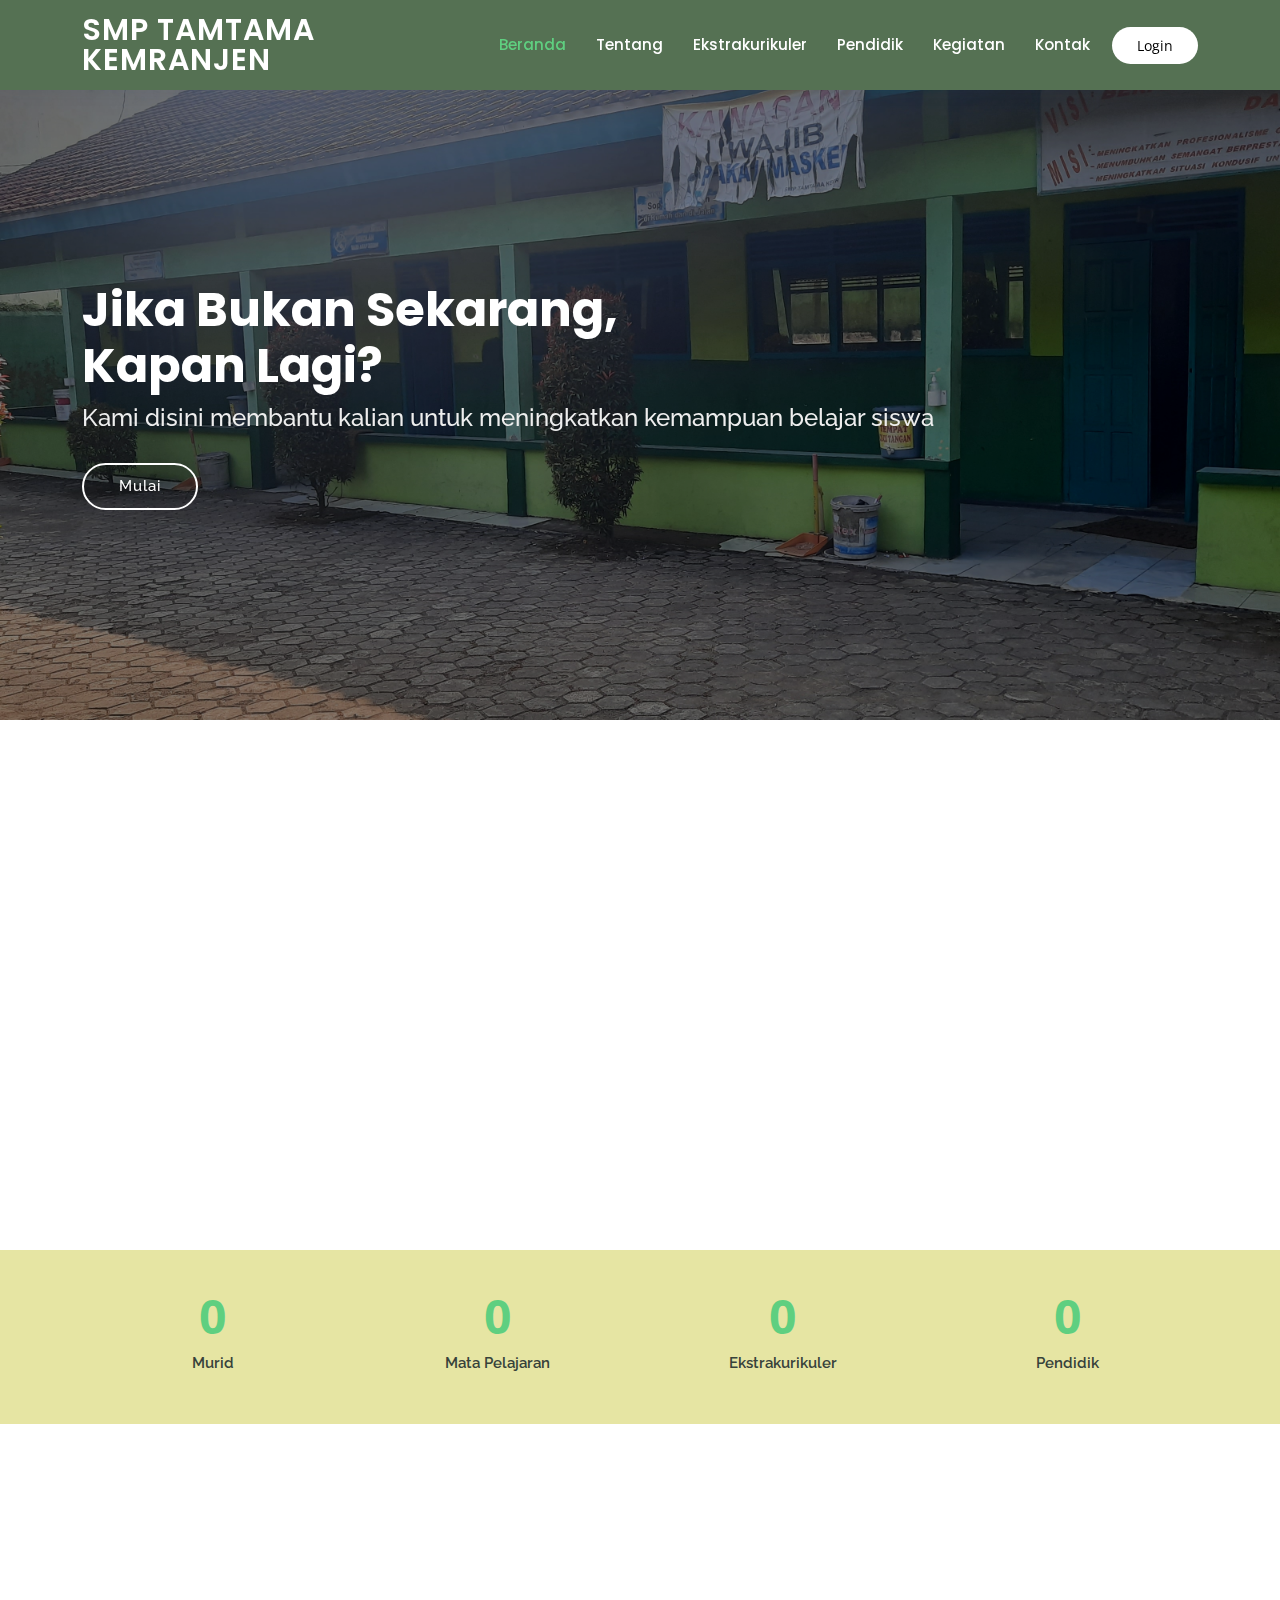
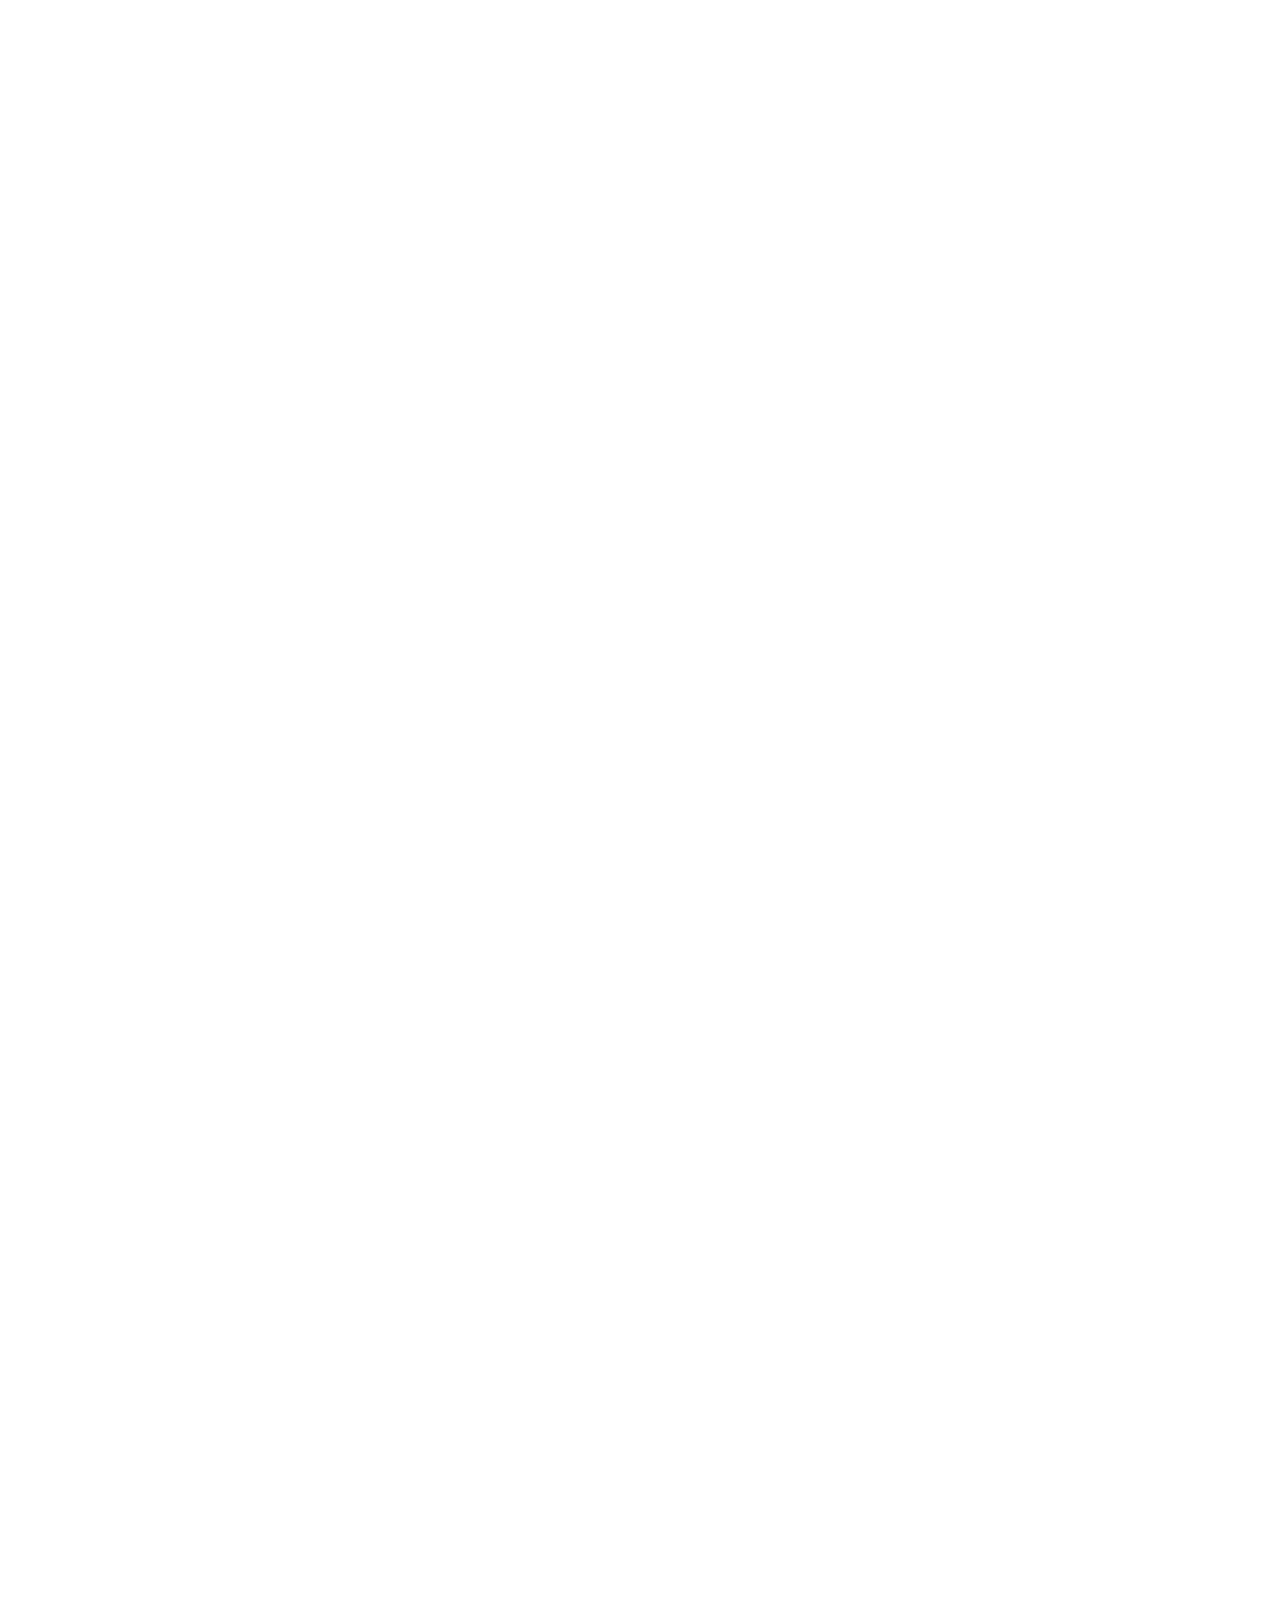
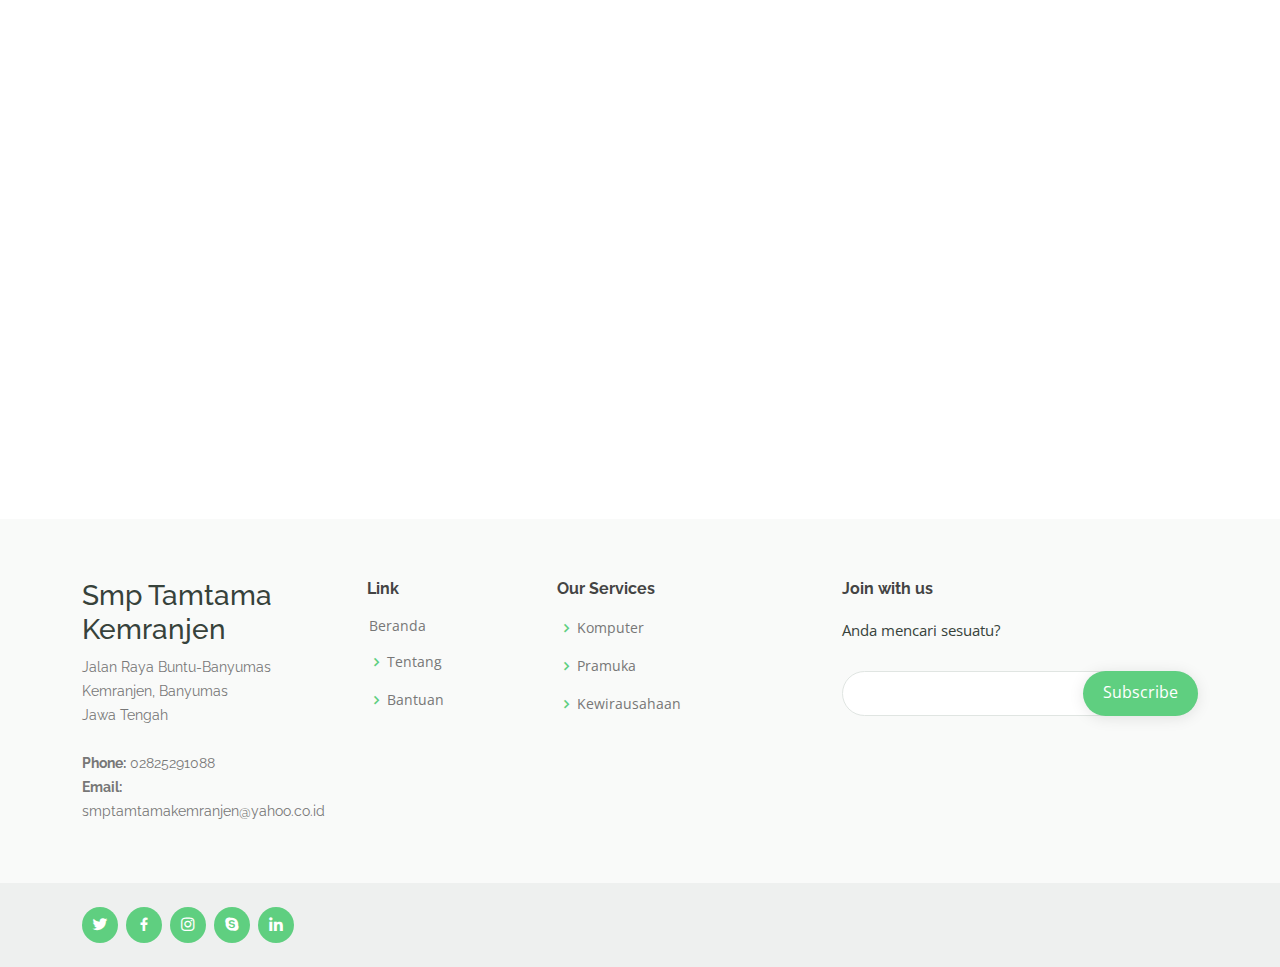
<file: index.html>
<!DOCTYPE html>
<html lang="en">

<head>
  <meta charset="utf-8">
  <meta content="width=device-width, initial-scale=1.0" name="viewport">

  <title>SMP TAMTAMA KEMRANJEN</title>
  <meta content="" name="description">
  <meta content="" name="keywords">

  <!-- Favicons -->
  <link href="assets/img/favicon.jpg" rel="icon">
  <link href="assets/img/apple-touch-icon.png" rel="apple-touch-icon">

  <!-- Google Fonts -->
  <link href="https://fonts.googleapis.com/css?family=Open+Sans:300,300i,400,400i,600,600i,700,700i|Raleway:300,300i,400,400i,500,500i,600,600i,700,700i|Poppins:300,300i,400,400i,500,500i,600,600i,700,700i" rel="stylesheet">

  <!-- Vendor CSS Files -->
  <link href="assets/vendor/animate.css/animate.min.css" rel="stylesheet">
  <link href="assets/vendor/aos/aos.css" rel="stylesheet">
  <link href="assets/vendor/bootstrap/css/bootstrap.min.css" rel="stylesheet">
  <link href="assets/vendor/bootstrap-icons/bootstrap-icons.css" rel="stylesheet">
  <link href="assets/vendor/boxicons/css/boxicons.min.css" rel="stylesheet">
  <link href="assets/vendor/remixicon/remixicon.css" rel="stylesheet">
  <link href="assets/vendor/swiper/swiper-bundle.min.css" rel="stylesheet">

  <!-- Template Main CSS File -->
  <link href="assets/css/style.css" rel="stylesheet">

  <!-- =======================================================
  * Template Name: Mentor - v4.9.1
  * Template URL: https://bootstrapmade.com/mentor-free-education-bootstrap-theme/
  * Author: BootstrapMade.com
  * License: https://bootstrapmade.com/license/
  ======================================================== -->
</head>

<body>

  <!-- ======= Header ======= -->
  <header id="header" class="fixed-top">
    <div class="container d-flex align-items-center">

      <h1 class="logo me-auto"><a href="index.html">SMP TAMTAMA KEMRANJEN</a></h1>
      <!-- Uncomment below if you prefer to use an image logo -->
      <!-- <a href="index.html" class="logo me-auto"><img src="assets/img/logo.png" alt="" class="img-fluid"></a>-->

      <nav id="navbar" class="navbar order-last order-lg-0">
        <ul>
          <li><a class="active" href="index.html">Beranda</a></li>
          <li><a href="about.html">Tentang</a></li>
          <li><a href="courses.html">Ekstrakurikuler</a></li>
          <li><a href="trainers.html">Pendidik</a></li>
          <li><a href="events.html">Kegiatan</a></li>
          

          <!-- <li class="dropdown"><a href="#"><span>Drop Down</span> <i class="bi bi-chevron-down"></i></a>
            <ul>
              <li><a href="#">Drop Down 1</a></li>
              <li class="dropdown"><a href="#"><span>Deep Drop Down</span> <i class="bi bi-chevron-right"></i></a>
                <ul>
                  <li><a href="#">Deep Drop Down 1</a></li>
                  <li><a href="#">Deep Drop Down 2</a></li>
                  <li><a href="#">Deep Drop Down 3</a></li>
                  <li><a href="#">Deep Drop Down 4</a></li>
                  <li><a href="#">Deep Drop Down 5</a></li>
                </ul>
              </li>
              <li><a href="#">Drop Down 2</a></li>
              <li><a href="#">Drop Down 3</a></li>
              <li><a href="#">Drop Down 4</a></li>
            </ul>
          </li> -->
          <li><a href="contact.html">Kontak</a></li>
        </ul>
        <i class="bi bi-list mobile-nav-toggle"></i>
      </nav><!-- .navbar -->

      <a href="courses.html" class="get-started-btn">Login</a>

    </div>
  </header><!-- End Header -->

  <!-- ======= Hero Section ======= -->
  <section id="hero" class="d-flex justify-content-center align-items-center">
    <div class="container position-relative" data-aos="zoom-in" data-aos-delay="100">
      <h1>Jika Bukan Sekarang,<br>Kapan Lagi?</h1>
      <h2>Kami disini membantu kalian untuk meningkatkan kemampuan belajar siswa</h2>
      <a href="courses.html" class="btn-get-started">Mulai</a>
    </div>
  </section><!-- End Hero -->

  <main id="main">

    <!-- ======= About Section ======= -->
    <section id="about" class="about">
      <div class="container" data-aos="fade-up">

        <div class="row">
          <div class="col-lg-6 order-1 order-lg-2" data-aos="fade-left" data-aos-delay="100">
            <img src="assets/img/bareng.jpg" class="img-fluid" alt="">
          </div>
          <div class="col-lg-6 pt-4 pt-lg-0 order-2 order-lg-1 content">
            <h3>Pendidikan Sekolah Menengah.</h3>
            <p class="fst-italic">
              Pendidikan menengah merupakan lanjutan dari pendidikan dasar.
              Berikut ini adalah beberapa hal yang anda dapatkan jika mendaftar di sekolah ini , diantaranya:
            </p>
            <ul>
              <li><i class="bi bi-check-circle"></i> Biaya yang terjangkau.</li>
              <li><i class="bi bi-check-circle"></i> Kurikulum yang digunakan adalah kurikulum merdeka dan kurikulum 2013.</li>
              <li><i class="bi bi-check-circle"></i> Sekolah ini menerapkan sistem 5 hari sekolah.</li>
            </ul>
            <p>
              Dengan fasilitas tersebut, anak anda juga akan mendapatkan pengajaran dari guru dan tenaga pendidik yang layak.
            </p>

          </div>
        </div>

      </div>
    </section><!-- End About Section -->

    <!-- ======= Counts Section ======= -->
    <section id="counts" class="counts section-bg">
      <div class="container">

        <div class="row counters">

          <div class="col-lg-3 col-6 text-center">
            <span data-purecounter-start="0" data-purecounter-end="43" data-purecounter-duration="1" class="purecounter"></span>
            <p>Murid</p>
          </div>

          <div class="col-lg-3 col-6 text-center">
            <span data-purecounter-start="0" data-purecounter-end="11" data-purecounter-duration="1" class="purecounter"></span>
            <p>Mata Pelajaran</p>
          </div>

          <div class="col-lg-3 col-6 text-center">
            <span data-purecounter-start="0" data-purecounter-end="4" data-purecounter-duration="1" class="purecounter"></span>
            <p>Ekstrakurikuler</p>
          </div>

          <div class="col-lg-3 col-6 text-center">
            <span data-purecounter-start="0" data-purecounter-end="12" data-purecounter-duration="1" class="purecounter"></span>
            <p>Pendidik</p>
          </div>

        </div>

      </div>
    </section><!-- End Counts Section -->

    <!-- ======= Why Us Section ======= -->
    <section id="why-us" class="why-us">
      <div class="container" data-aos="fade-up">

        <div class="row">
          <div class="col-lg-4 d-flex align-items-stretch">
            <div class="content">
              <h3>Kenapa SMP Tamtama Kemranjen?</h3>
              <p>
                Sekolah ini merupakan salah satu sekolah menengah swasta yang berada di Kecamatan Kemranjen, Kabupaten Banyumas.
                Dengan biaya yang terjangkau, Anda dapat bersekolah dengan menikmati fasilitas yang tersedia di sini.
              </p>
              <div class="text-center">
                <a href="about.html" class="more-btn">Lebih Lanjut <i class="bx bx-chevron-right"></i></a>
              </div>
            </div>
          </div>
          <div class="col-lg-8 d-flex align-items-stretch" data-aos="zoom-in" data-aos-delay="100">
            <div class="icon-boxes d-flex flex-column justify-content-center">
              <div class="row">
                <div class="col-xl-4 d-flex align-items-stretch">
                  <div class="icon-box mt-4 mt-xl-0">
                    <i class="bx bx-receipt"></i>
                    <h4>Literasi</h4>
                    <p>Sekolah ini menerapkan kegiatan literasi selama 15 menit sebelum jam pembelajaran dimulai</p>
                  </div>
                </div>
                <div class="col-xl-4 d-flex align-items-stretch">
                  <div class="icon-box mt-4 mt-xl-0">
                    <i class="bx bx-cube-alt"></i>
                    <h4>Numerasi</h4>
                    <p>Kegiatan numerasi sendiri diadakan pada jam dan hari tertentu menyesuaikan jam guru yang mengajar</p>
                  </div>
                </div>
                <div class="col-xl-4 d-flex align-items-stretch">
                  <div class="icon-box mt-4 mt-xl-0">
                    <i class="bx bx-images"></i>
                    <h4>Adaptasi Teknologi</h4>
                    <p>Kegiatan adaptasi teknologi diadakan pada saat Ekstrakurikuler Komputer</p>
                  </div>
                </div>
              </div>
            </div><!-- End .content-->
          </div>
        </div>

      </div>
    </section><!-- End Why Us Section -->

    <!-- ======= Features Section ======= -->
    <section id="features" class="features">
      <div class="container" data-aos="fade-up">

        <div class="row" data-aos="zoom-in" data-aos-delay="100">
          <div class="col-lg-3 col-md-4">
            <div class="icon-box">
              <i class="ri-store-line" style="color: #ffbb2c;"></i>
              <h3><a href="">Matematika</a></h3>
            </div>
          </div>
          <div class="col-lg-3 col-md-4 mt-4 mt-md-0">
            <div class="icon-box">
              <i class="ri-bar-chart-box-line" style="color: #5578ff;"></i>
              <h3><a href="">Bahasa Indonesia</a></h3>
            </div>
          </div>
          <div class="col-lg-3 col-md-4 mt-4 mt-md-0">
            <div class="icon-box">
              <i class="ri-calendar-todo-line" style="color: #e80368;"></i>
              <h3><a href="">Bahasa Inggris</a></h3>
            </div>
          </div>
          <div class="col-lg-3 col-md-4 mt-4 mt-lg-0">
            <div class="icon-box">
              <i class="ri-paint-brush-line" style="color: #e361ff;"></i>
              <h3><a href="">Bahasa Jawa</a></h3>
            </div>
          </div>
          <div class="col-lg-3 col-md-4 mt-4">
            <div class="icon-box">
              <i class="ri-database-2-line" style="color: #47aeff;"></i>
              <h3><a href="">Seni Budaya</a></h3>
            </div>
          </div>
          <div class="col-lg-3 col-md-4 mt-4">
            <div class="icon-box">
              <i class="ri-gradienter-line" style="color: #ffa76e;"></i>
              <h3><a href="">Prakarya</a></h3>
            </div>
          </div>
          <div class="col-lg-3 col-md-4 mt-4">
            <div class="icon-box">
              <i class="ri-file-list-3-line" style="color: #11dbcf;"></i>
              <h3><a href="">Penjasorkes</a></h3>
            </div>
          </div>
          <div class="col-lg-3 col-md-4 mt-4">
            <div class="icon-box">
              <i class="ri-price-tag-2-line" style="color: #4233ff;"></i>
              <h3><a href="">Ilmu Pengetahuan Alam</a></h3>
            </div>
          </div>
          <div class="col-lg-3 col-md-4 mt-4">
            <div class="icon-box">
              <i class="ri-anchor-line" style="color: #b2904f;"></i>
              <h3><a href="">Ilmu Pengetahuan Sosial</a></h3>
            </div>
          </div>
          <div class="col-lg-3 col-md-4 mt-4">
            <div class="icon-box">
              <i class="ri-disc-line" style="color: #b20969;"></i>
              <h3><a href="">Informatika</a></h3>
            </div>
          </div>
          <div class="col-lg-3 col-md-4 mt-4">
            <div class="icon-box">
              <i class="ri-base-station-line" style="color: #ff5828;"></i>
              <h3><a href="">Pendidikan Pancasila dan Kewarganegaraan</a></h3>
            </div>
          </div>
          <div class="col-lg-3 col-md-4 mt-4">
            <div class="icon-box">
              <i class="ri-fingerprint-line" style="color: #29cc61;"></i>
              <h3><a href="">Muatan Lokal</a></h3>
            </div>
          </div>
        </div>

      </div>
    </section><!-- End Features Section -->

    <!-- ======= Popular Courses Section ======= -->
    <section id="popular-courses" class="courses">
      <div class="container" data-aos="fade-up">

        <div class="section-title">
          <h2>Ekstrakurikuler</h2>
          <p>Ekstrakurikuler yang ada di SMP Tamtama Kemranjen</p>
        </div>

        <div class="row" data-aos="zoom-in" data-aos-delay="100">

          <div class="col-lg-4 col-md-6 d-flex align-items-stretch">
            <div class="course-item">
              <img src="assets/img/course-1.jpg" class="img-fluid" alt="...">
              <div class="course-content">
                <div class="d-flex justify-content-between align-items-center mb-3">
                  <h4>Teknologi</h4>
                  <p class="price">Gratis</p>
                </div>

                <h3><a href="course-details.html">Komputer</a></h3>
                <p>Ekstrakurikuler adalah kegiatan yang diikuti oleh kelas VII karena menerapkan kurikulum merdeka.</p>
                <div class="trainer d-flex justify-content-between align-items-center">
                  <div class="trainer-profile d-flex align-items-center">
                    <img src="assets/img/trainers/trainer-1.jpg" class="img-fluid" alt="">
                    <span>Musyafa</span>
                  </div>
                  <div class="trainer-rank d-flex align-items-center">
                    <i class="bx bx-user"></i>&nbsp;12
                    &nbsp;&nbsp;
                    <i class="bx bx-heart"></i>&nbsp;25
                  </div>
                </div>
              </div>
            </div>
          </div> <!-- End Course Item-->

          <div class="col-lg-4 col-md-6 d-flex align-items-stretch mt-4 mt-md-0">
            <div class="course-item">
              <img src="assets/img/course-2.jpg" class="img-fluid" alt="...">
              <div class="course-content">
                <div class="d-flex justify-content-between align-items-center mb-3">
                  <h4>Kepemimpinan</h4>
                  <p class="price">Gratis</p>
                </div>

                <h3><a href="course-details.html">Pramuka</a></h3>
                <p>Ekstrakurikuler Pramuka diadakan untuk kelas VII dan VIII, guna melatih sifat kepemimpinan pada masing-masing siswa.</p>
                <div class="trainer d-flex justify-content-between align-items-center">
                  <div class="trainer-profile d-flex align-items-center">
                    <img src="assets/img/trainers/trainer-2.jpg" class="img-fluid" alt="">
                    <span>Winda</span>
                  </div>
                  <div class="trainer-rank d-flex align-items-center">
                    <i class="bx bx-user"></i>&nbsp;27
                    &nbsp;&nbsp;
                    <i class="bx bx-heart"></i>&nbsp;35
                  </div>
                </div>
              </div>
            </div>
          </div> <!-- End Course Item-->

          <div class="col-lg-4 col-md-6 d-flex align-items-stretch mt-4 mt-lg-0">
            <div class="course-item">
              <img src="assets/img/course-3.jpg" class="img-fluid" alt="...">
              <div class="course-content">
                <div class="d-flex justify-content-between align-items-center mb-3">
                  <h4>Kreativitas</h4>
                  <p class="price">Gratis</p>
                </div>

                <h3><a href="course-details.html">Kewirausahaan</a></h3>
                <p>Ekstrakurikuler Kewirausahaan merupakan kegiatan pembuatan produk siswa untuk melatih keterampilan mereka dalam membuat sebuah brand produk.</p>
                <div class="trainer d-flex justify-content-between align-items-center">
                  <div class="trainer-profile d-flex align-items-center">
                    <img src="assets/img/trainers/trainer-3.jpeg" class="img-fluid" alt="">
                    <span>Arni</span>
                  </div>
                  <div class="trainer-rank d-flex align-items-center">
                    <i class="bx bx-user"></i>&nbsp;11
                    &nbsp;&nbsp;
                    <i class="bx bx-heart"></i>&nbsp;20
                  </div>
                </div>
              </div>
            </div>
          </div> <!-- End Course Item-->

        </div>

      </div>
    </section><!-- End Popular Courses Section -->

    <!-- ======= Trainers Section ======= -->
    <section id="trainers" class="trainers">
      <div class="container" data-aos="fade-up">

        <div class="row" data-aos="zoom-in" data-aos-delay="100">
          <div class="col-lg-4 col-md-6 d-flex align-items-stretch">
            <div class="member">
              <img src="assets/img/trainers/trainer-1.jpg" class="img-fluid" alt="">
              <div class="member-content">
                <h4>Musyafa</h4>
                <span>Teknologi</span>
                <p>
                  Saya adalah guru yang mengajar ekstrakurikuler komputer di SMP Tamtama Kemranjen
                </p>
                <div class="social">
                  <a href=""><i class="bi bi-twitter"></i></a>
                  <a href=""><i class="bi bi-facebook"></i></a>
                  <a href=""><i class="bi bi-instagram"></i></a>
                  <a href=""><i class="bi bi-linkedin"></i></a>
                </div>
              </div>
            </div>
          </div>

          <div class="col-lg-4 col-md-6 d-flex align-items-stretch">
            <div class="member">
              <img src="assets/img/trainers/trainer-2.jpg" class="img-fluid" alt="">
              <div class="member-content">
                <h4>Winda</h4>
                <span>Pramuka</span>
                <p>
                  Saya adalah guru yang mengajar ekstrakurikuler pramuka di SMP Tamtama Kemranjen
                </p>
                <div class="social">
                  <a href=""><i class="bi bi-twitter"></i></a>
                  <a href=""><i class="bi bi-facebook"></i></a>
                  <a href=""><i class="bi bi-instagram"></i></a>
                  <a href=""><i class="bi bi-linkedin"></i></a>
                </div>
              </div>
            </div>
          </div>

          <div class="col-lg-4 col-md-6 d-flex align-items-stretch">
            <div class="member">
              <img src="assets/img/trainers/trainer-3.jpeg" class="img-fluid" alt="">
              <div class="member-content">
                <h4>Arni</h4>
                <span>Kewirausahaan</span>
                <p>
                  Saya adalah guru yang mengajar ekstrakurikuler kewirausahaan di SMP Tamtama Kemranjen
                </p>
                <div class="social">
                  <a href=""><i class="bi bi-twitter"></i></a>
                  <a href=""><i class="bi bi-facebook"></i></a>
                  <a href=""><i class="bi bi-instagram"></i></a>
                  <a href=""><i class="bi bi-linkedin"></i></a>
                </div>
              </div>
            </div>
          </div>

        </div>

      </div>
    </section><!-- End Trainers Section -->

  </main><!-- End #main -->

  <!-- ======= Footer ======= -->
  <footer id="footer">

    <div class="footer-top">
      <div class="container">
        <div class="row">

          <div class="col-lg-3 col-md-6 footer-contact">
            <h3>Smp Tamtama Kemranjen</h3>
            <p>
              Jalan Raya Buntu-Banyumas <br>
              Kemranjen, Banyumas<br>
              Jawa Tengah <br><br>
              <strong>Phone:</strong> 02825291088<br>
              <strong>Email:</strong> smptamtamakemranjen@yahoo.co.id<br>
            </p>
          </div>

          <div class="col-lg-2 col-md-6 footer-links">
            <h4>Link</h4>
            <ul>
              <li><i c1ass="bx bx-chevron-right"></i> <a href="#">Beranda</a></li>
              <li><i class="bx bx-chevron-right"></i> <a href="#">Tentang</a></li>
              <li><i class="bx bx-chevron-right"></i> <a href="#">Bantuan</a></li>
              <!-- <li><i class="bx bx-chevron-right"></i> <a href="#">Terms of service</a></li>
              <li><i class="bx bx-chevron-right"></i> <a href="#">Privacy policy</a></li> -->
            </ul>
          </div>

          <div class="col-lg-3 col-md-6 footer-links">
            <h4>Our Services</h4>
            <ul>
              <li><i class="bx bx-chevron-right"></i> <a href="#">Komputer</a></li>
              <li><i class="bx bx-chevron-right"></i> <a href="#">Pramuka</a></li>
              <li><i class="bx bx-chevron-right"></i> <a href="#">Kewirausahaan</a></li>
              <!-- <li><i class="bx bx-chevron-right"></i> <a href="#">Marketing</a></li>
              <li><i class="bx bx-chevron-right"></i> <a href="#">Graphic Design</a></li> -->
            </ul>
          </div>

          <div class="col-lg-4 col-md-6 footer-newsletter">
            <h4>Join with us</h4>
            <p>Anda mencari sesuatu?</p>
            <form action="" method="post">
              <input type="email" name="email"><input type="submit" value="Subscribe">
            </form>
          </div>

        </div>
      </div>
    </div>

    <div class="container d-md-flex py-4">

      <!-- <div class="me-md-auto text-center text-md-start">
        <div class="copyright">
          &copy; Copyright <strong><span>Mentor</span></strong>. All Rights Reserved
        </div>
        <div class="credits"> -->
          <!-- All the links in the footer should remain intact. -->
          <!-- You can delete the links only if you purchased the pro version. -->
          <!-- Licensing information: https://bootstrapmade.com/license/ -->
          <!-- Purchase the pro version with working PHP/AJAX contact form: https://bootstrapmade.com/mentor-free-education-bootstrap-theme/ -->
          <!-- Designed by <a href="https://bootstrapmade.com/">BootstrapMade</a>
        </div>
      </div> -->
      <div class="social-links text-center text-md-right pt-3 pt-md-0">
        <a href="#" class="twitter"><i class="bx bxl-twitter"></i></a>
        <a href="#" class="facebook"><i class="bx bxl-facebook"></i></a>
        <a href="#" class="instagram"><i class="bx bxl-instagram"></i></a>
        <a href="#" class="google-plus"><i class="bx bxl-skype"></i></a>
        <a href="#" class="linkedin"><i class="bx bxl-linkedin"></i></a>
      </div>
    </div>
  </footer><!-- End Footer -->

  <div id="preloader"></div>
  <a href="#" class="back-to-top d-flex align-items-center justify-content-center"><i class="bi bi-arrow-up-short"></i></a>

  <!-- Vendor JS Files -->
  <script src="assets/vendor/purecounter/purecounter_vanilla.js"></script>
  <script src="assets/vendor/aos/aos.js"></script>
  <script src="assets/vendor/bootstrap/js/bootstrap.bundle.min.js"></script>
  <script src="assets/vendor/swiper/swiper-bundle.min.js"></script>
  <script src="assets/vendor/php-email-form/validate.js"></script>

  <!-- Template Main JS File -->
  <script src="assets/js/main.js"></script>

</body>

</html>
</file>
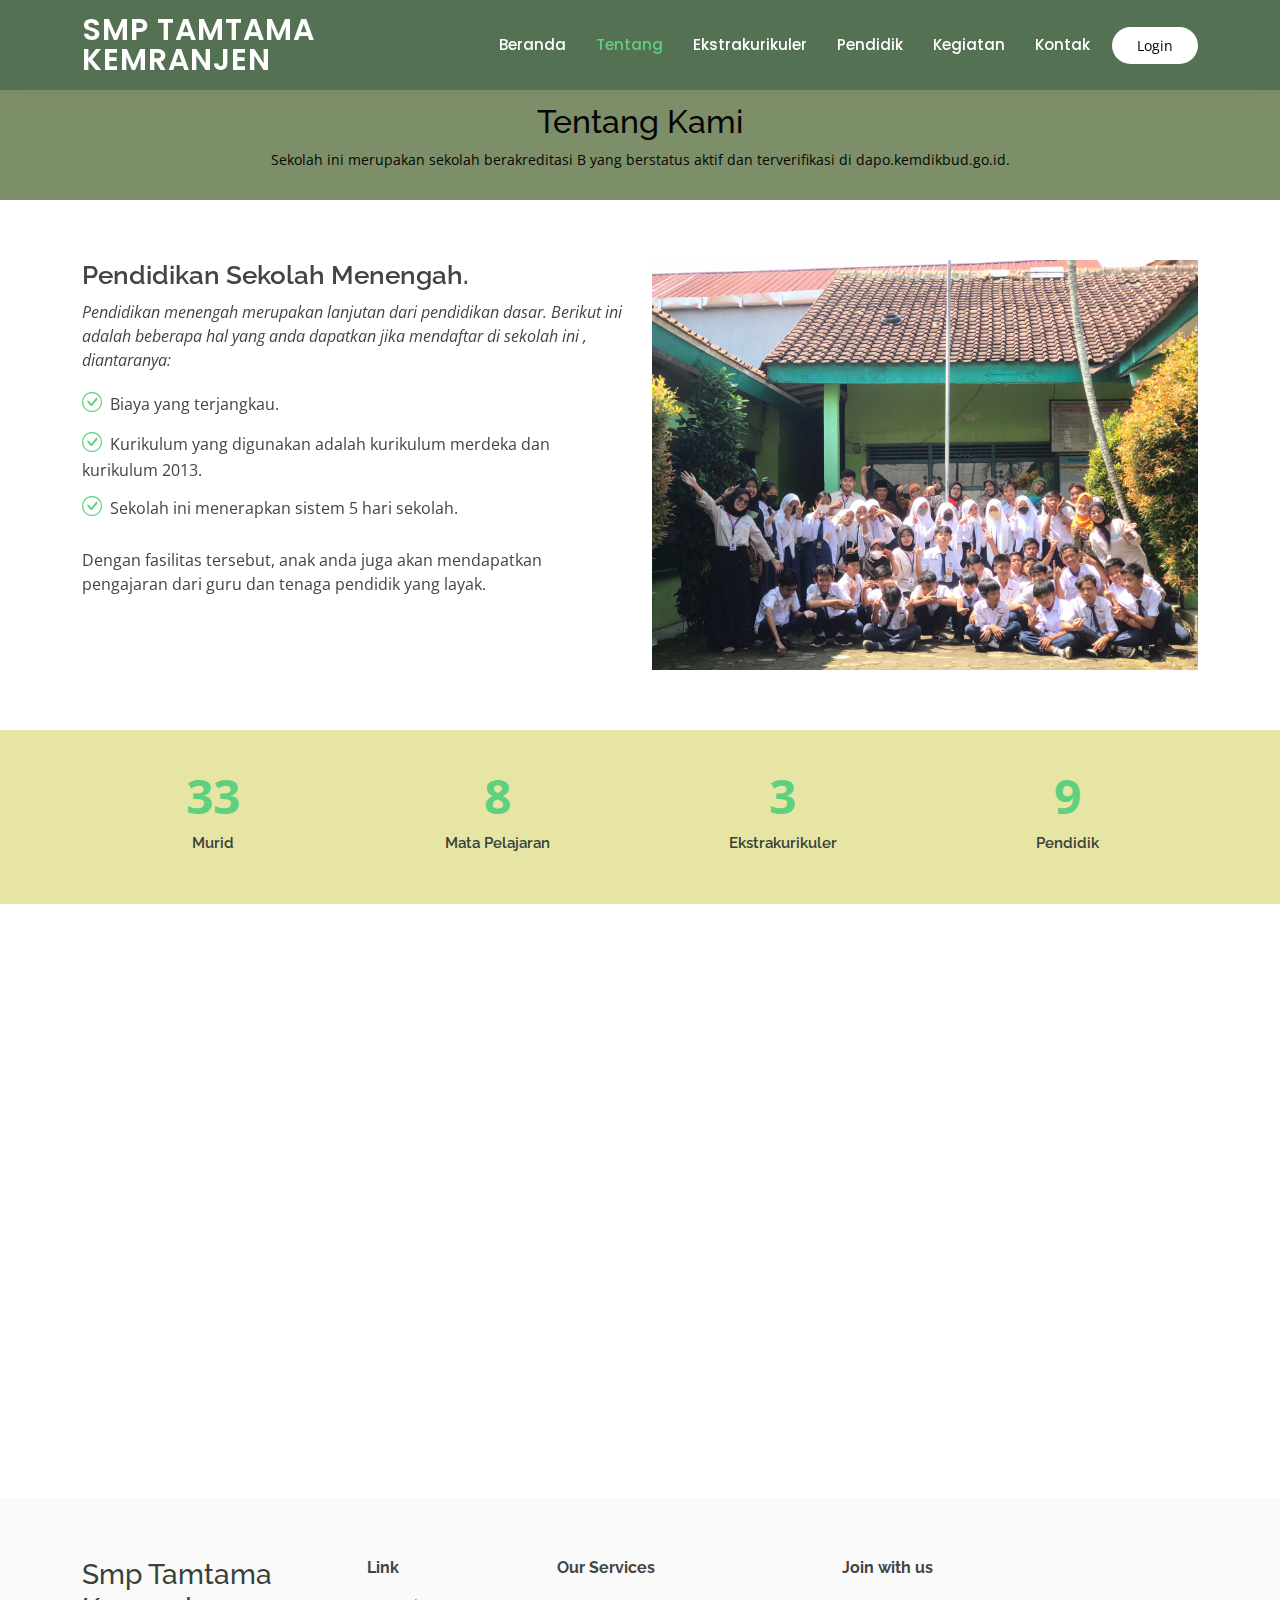
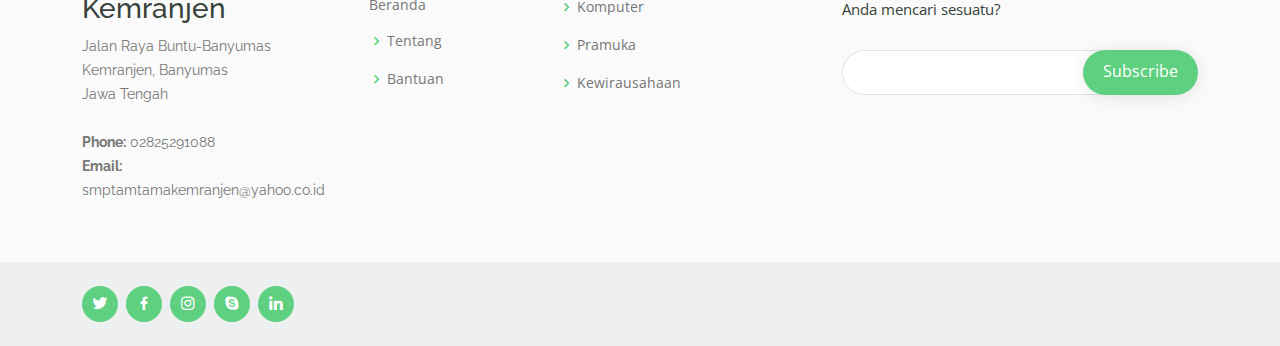
<file: about.html>
<!DOCTYPE html>
<html lang="en">

<head>
  <meta charset="utf-8">
  <meta content="width=device-width, initial-scale=1.0" name="viewport">

  <title>SMP TAMTAMA KEMRANJEN</title>
  <meta content="" name="description">
  <meta content="" name="keywords">

  <!-- Favicons -->
  <link href="assets/img/favicon.png" rel="icon">
  <link href="assets/img/apple-touch-icon.png" rel="apple-touch-icon">

  <!-- Google Fonts -->
  <link href="https://fonts.googleapis.com/css?family=Open+Sans:300,300i,400,400i,600,600i,700,700i|Raleway:300,300i,400,400i,500,500i,600,600i,700,700i|Poppins:300,300i,400,400i,500,500i,600,600i,700,700i" rel="stylesheet">

  <!-- Vendor CSS Files -->
  <link href="assets/vendor/animate.css/animate.min.css" rel="stylesheet">
  <link href="assets/vendor/aos/aos.css" rel="stylesheet">
  <link href="assets/vendor/bootstrap/css/bootstrap.min.css" rel="stylesheet">
  <link href="assets/vendor/bootstrap-icons/bootstrap-icons.css" rel="stylesheet">
  <link href="assets/vendor/boxicons/css/boxicons.min.css" rel="stylesheet">
  <link href="assets/vendor/remixicon/remixicon.css" rel="stylesheet">
  <link href="assets/vendor/swiper/swiper-bundle.min.css" rel="stylesheet">

  <!-- Template Main CSS File -->
  <link href="assets/css/style.css" rel="stylesheet">

  <!-- =======================================================
  * Template Name: Mentor - v4.9.1
  * Template URL: https://bootstrapmade.com/mentor-free-education-bootstrap-theme/
  * Author: BootstrapMade.com
  * License: https://bootstrapmade.com/license/
  ======================================================== -->
</head>

<body>

  <!-- ======= Header ======= -->
  <header id="header" class="fixed-top">
    <div class="container d-flex align-items-center">

      <h1 class="logo me-auto"><a href="index.html">SMP TAMTAMA KEMRANJEN</a></h1>
      <!-- Uncomment below if you prefer to use an image logo -->
      <!-- <a href="index.html" class="logo me-auto"><img src="assets/img/logo.png" alt="" class="img-fluid"></a>-->

      <nav id="navbar" class="navbar order-last order-lg-0">
        <ul>
          <li><a href="index.html">Beranda</a></li>
          <li><a class="active" href="about.html">Tentang</a></li>
          <li><a href="courses.html">Ekstrakurikuler</a></li>
          <li><a href="trainers.html">Pendidik</a></li>
          <li><a href="events.html">Kegiatan</a></li>
          

          <!-- <li class="dropdown"><a href="#"><span>Drop Down</span> <i class="bi bi-chevron-down"></i></a>
            <ul>
              <li><a href="#">Drop Down 1</a></li>
              <li class="dropdown"><a href="#"><span>Deep Drop Down</span> <i class="bi bi-chevron-right"></i></a>
                <ul>
                  <li><a href="#">Deep Drop Down 1</a></li>
                  <li><a href="#">Deep Drop Down 2</a></li>
                  <li><a href="#">Deep Drop Down 3</a></li>
                  <li><a href="#">Deep Drop Down 4</a></li>
                  <li><a href="#">Deep Drop Down 5</a></li>
                </ul>
              </li>
              <li><a href="#">Drop Down 2</a></li>
              <li><a href="#">Drop Down 3</a></li>
              <li><a href="#">Drop Down 4</a></li>
            </ul>
          </li> -->
          <li><a href="contact.html">Kontak</a></li>
        </ul>
        <i class="bi bi-list mobile-nav-toggle"></i>
      </nav><!-- .navbar -->

      <a href="courses.html" class="get-started-btn">Login</a>

    </div>
  </header><!-- End Header -->

  <main id="main">
    <!-- ======= Breadcrumbs ======= -->
    <div class="breadcrumbs" data-aos="fade-in">
      <div class="container">
        <h2>Tentang Kami</h2>
        <p>Sekolah ini merupakan sekolah berakreditasi B yang berstatus aktif dan terverifikasi di dapo.kemdikbud.go.id. </p>
      </div>
    </div><!-- End Breadcrumbs -->

    <!-- ======= About Section ======= -->
    <section id="about" class="about">
      <div class="container" data-aos="fade-up">

        <div class="row">
          <div class="col-lg-6 order-1 order-lg-2" data-aos="fade-left" data-aos-delay="100">
            <img src="assets/img/bareng.jpg" class="img-fluid" alt="">
          </div>
          <div class="col-lg-6 pt-4 pt-lg-0 order-2 order-lg-1 content">
            <h3>Pendidikan Sekolah Menengah.</h3>
            <p class="fst-italic">
              Pendidikan menengah merupakan lanjutan dari pendidikan dasar.
              Berikut ini adalah beberapa hal yang anda dapatkan jika mendaftar di sekolah ini , diantaranya:
            </p>
            <ul>
              <li><i class="bi bi-check-circle"></i> Biaya yang terjangkau.</li>
              <li><i class="bi bi-check-circle"></i> Kurikulum yang digunakan adalah kurikulum merdeka dan kurikulum 2013.</li>
              <li><i class="bi bi-check-circle"></i> Sekolah ini menerapkan sistem 5 hari sekolah.</li>
            </ul>
            <p>
              Dengan fasilitas tersebut, anak anda juga akan mendapatkan pengajaran dari guru dan tenaga pendidik yang layak.
            </p>

          </div>
        </div>

      </div>
    </section><!-- End About Section -->

    <!-- ======= Counts Section ======= -->
    <section id="counts" class="counts section-bg">
      <div class="container">

        <div class="row counters">

          <div class="col-lg-3 col-6 text-center">
            <span data-purecounter-start="0" data-purecounter-end="43" data-purecounter-duration="1" class="purecounter"></span>
            <p>Murid</p>
          </div>

          <div class="col-lg-3 col-6 text-center">
            <span data-purecounter-start="0" data-purecounter-end="11" data-purecounter-duration="1" class="purecounter"></span>
            <p>Mata Pelajaran</p>
          </div>

          <div class="col-lg-3 col-6 text-center">
            <span data-purecounter-start="0" data-purecounter-end="4" data-purecounter-duration="1" class="purecounter"></span>
            <p>Ekstrakurikuler</p>
          </div>

          <div class="col-lg-3 col-6 text-center">
            <span data-purecounter-start="0" data-purecounter-end="12" data-purecounter-duration="1" class="purecounter"></span>
            <p>Pendidik</p>
          </div>

        </div>

      </div>
    </section><!-- End Counts Section -->

    <!-- ======= Testimonials Section ======= -->
    <section id="testimonials" class="testimonials">
      <div class="container" data-aos="fade-up">

        <div class="section-title">
          <h2>Testimoni</h2>
          <p>Apa yang mereka katakan tentang sekolah ini?</p>
        </div>

        <div class="testimonials-slider swiper" data-aos="fade-up" data-aos-delay="100">
          <div class="swiper-wrapper">

            <div class="swiper-slide">
              <div class="testimonial-wrap">
                <div class="testimonial-item">
                  <img src="assets/img/testimonials/testimonials-1.jpg" class="testimonial-img" alt="">
                  <h3>Juwita A.</h3>
                  <h4>Siswi &amp; Kelas VIII</h4>
                  <p>
                    <i class="bx bxs-quote-alt-left quote-icon-left"></i>
                    Saya mendapatkan berbagai pengalaman yang menyenangkan dengan bersekolah di sini.
                    <i class="bx bxs-quote-alt-right quote-icon-right"></i>
                  </p>
                </div>
              </div>
            </div><!-- End testimonial item -->

            <div class="swiper-slide">
              <div class="testimonial-wrap">
                <div class="testimonial-item">
                  <img src="assets/img/testimonials/testimonials-2.jpg" class="testimonial-img" alt="">
                  <h3>Aprilia P.S</h3>
                  <h4>Siswi &amp; Kelas VIII</h4>
                  <p>
                    <i class="bx bxs-quote-alt-left quote-icon-left"></i>
                    Fasilitas di sekolah ini sudah cukup memadai untuk sekolah yang memiliki akreditasi B.
                    <i class="bx bxs-quote-alt-right quote-icon-right"></i>
                  </p>
                </div>
              </div>
            </div><!-- End testimonial item -->

            <div class="swiper-slide">
              <div class="testimonial-wrap">
                <div class="testimonial-item">
                  <img src="assets/img/testimonials/testimonials-3.png" class="testimonial-img" alt="">
                  <h3>Arfit B.</h3>
                  <h4>Siswa &amp; Kelas VII</h4>
                  <p>
                    <i class="bx bxs-quote-alt-left quote-icon-left"></i>
                    Sekolah ini memiliki tenaga pendidik yang cukup baik dalam mengampu mata pelajaran.
                    <i class="bx bxs-quote-alt-right quote-icon-right"></i>
                  </p>
                </div>
              </div>
            </div><!-- End testimonial item -->

            <div class="swiper-slide">
              <div class="testimonial-wrap">
                <div class="testimonial-item">
                  <img src="assets/img/testimonials/testimonials-4.png" class="testimonial-img" alt="">
                  <h3>Arif </h3>
                  <h4>Siswa &amp; Kelas VII</h4>
                  <p>
                    <i class="bx bxs-quote-alt-left quote-icon-left"></i>
                    Saya dapat mengembangkan minat dan bakat saya dengan bersekolah di sini.
                    <i class="bx bxs-quote-alt-right quote-icon-right"></i>
                  </p>
                </div>
              </div>
            </div><!-- End testimonial item -->

            <div class="swiper-slide">
              <div class="testimonial-wrap">
                <div class="testimonial-item">
                  <img src="assets/img/testimonials/testimonials-5.png" class="testimonial-img" alt="">
                  <h3>Iqbal F.P</h3>
                  <h4>Siswa &amp; Kelas VIII</h4>
                  <p>
                    <i class="bx bxs-quote-alt-left quote-icon-left"></i>
                    Saya dapat melakukan berbagai hal di sekolah ini, untuk membantu mengembangkan bakat saya.
                    <i class="bx bxs-quote-alt-right quote-icon-right"></i>
                  </p>
                </div>
              </div>
            </div><!-- End testimonial item -->

          </div>
          <div class="swiper-pagination"></div>
        </div>

      </div>
    </section><!-- End Testimonials Section -->

  </main><!-- End #main -->

  <!-- ======= Footer ======= -->
  <footer id="footer">

    <div class="footer-top">
      <div class="container">
        <div class="row">

          <div class="col-lg-3 col-md-6 footer-contact">
            <h3>Smp Tamtama Kemranjen</h3>
            <p>
              Jalan Raya Buntu-Banyumas <br>
              Kemranjen, Banyumas<br>
              Jawa Tengah <br><br>
              <strong>Phone:</strong> 02825291088<br>
              <strong>Email:</strong> smptamtamakemranjen@yahoo.co.id<br>
            </p>
          </div>

          <div class="col-lg-2 col-md-6 footer-links">
            <h4>Link</h4>
            <ul>
              <li><i c1ass="bx bx-chevron-right"></i> <a href="#">Beranda</a></li>
              <li><i class="bx bx-chevron-right"></i> <a href="#">Tentang</a></li>
              <li><i class="bx bx-chevron-right"></i> <a href="#">Bantuan</a></li>
              <!-- <li><i class="bx bx-chevron-right"></i> <a href="#">Terms of service</a></li>
              <li><i class="bx bx-chevron-right"></i> <a href="#">Privacy policy</a></li> -->
            </ul>
          </div>

          <div class="col-lg-3 col-md-6 footer-links">
            <h4>Our Services</h4>
            <ul>
              <li><i class="bx bx-chevron-right"></i> <a href="#">Komputer</a></li>
              <li><i class="bx bx-chevron-right"></i> <a href="#">Pramuka</a></li>
              <li><i class="bx bx-chevron-right"></i> <a href="#">Kewirausahaan</a></li>
              <!-- <li><i class="bx bx-chevron-right"></i> <a href="#">Marketing</a></li>
              <li><i class="bx bx-chevron-right"></i> <a href="#">Graphic Design</a></li> -->
            </ul>
          </div>

          <div class="col-lg-4 col-md-6 footer-newsletter">
            <h4>Join with us</h4>
            <p>Anda mencari sesuatu?</p>
            <form action="" method="post">
              <input type="email" name="email"><input type="submit" value="Subscribe">
            </form>
          </div>

        </div>
      </div>
    </div>

    <div class="container d-md-flex py-4">

      <!-- <div class="me-md-auto text-center text-md-start">
        <div class="copyright">
          &copy; Copyright <strong><span>Mentor</span></strong>. All Rights Reserved
        </div>
        <div class="credits"> -->
          <!-- All the links in the footer should remain intact. -->
          <!-- You can delete the links only if you purchased the pro version. -->
          <!-- Licensing information: https://bootstrapmade.com/license/ -->
          <!-- Purchase the pro version with working PHP/AJAX contact form: https://bootstrapmade.com/mentor-free-education-bootstrap-theme/ -->
          <!-- Designed by <a href="https://bootstrapmade.com/">BootstrapMade</a>
        </div>
      </div> -->
      <div class="social-links text-center text-md-right pt-3 pt-md-0">
        <a href="#" class="twitter"><i class="bx bxl-twitter"></i></a>
        <a href="#" class="facebook"><i class="bx bxl-facebook"></i></a>
        <a href="#" class="instagram"><i class="bx bxl-instagram"></i></a>
        <a href="#" class="google-plus"><i class="bx bxl-skype"></i></a>
        <a href="#" class="linkedin"><i class="bx bxl-linkedin"></i></a>
      </div>
    </div>
  </footer><!-- End Footer -->

  <div id="preloader"></div>
  <a href="#" class="back-to-top d-flex align-items-center justify-content-center"><i class="bi bi-arrow-up-short"></i></a>

  <!-- Vendor JS Files -->
  <script src="assets/vendor/purecounter/purecounter_vanilla.js"></script>
  <script src="assets/vendor/aos/aos.js"></script>
  <script src="assets/vendor/bootstrap/js/bootstrap.bundle.min.js"></script>
  <script src="assets/vendor/swiper/swiper-bundle.min.js"></script>
  <script src="assets/vendor/php-email-form/validate.js"></script>

  <!-- Template Main JS File -->
  <script src="assets/js/main.js"></script>

</body>

</html>
</file>
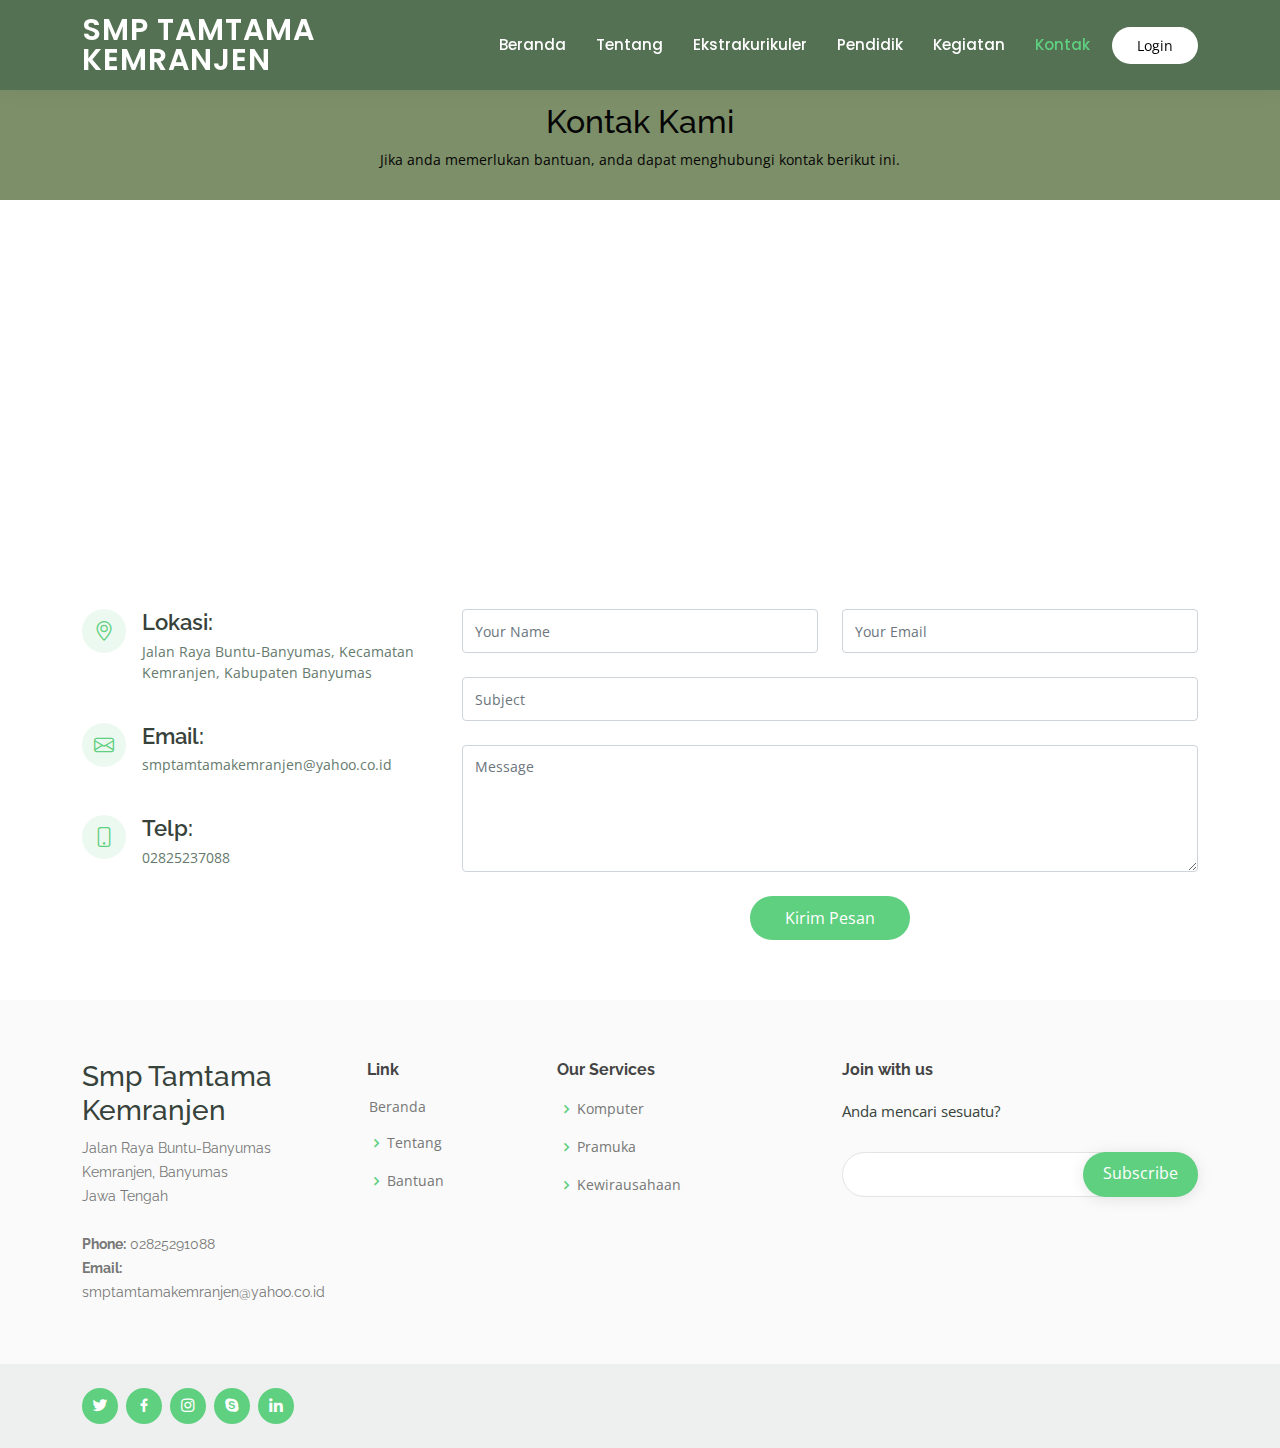
<file: contact.html>
<!DOCTYPE html>
<html lang="en">

<head>
  <meta charset="utf-8">
  <meta content="width=device-width, initial-scale=1.0" name="viewport">

  <title>SMP TAMTAMA KEMRANJEN</title>
  <meta content="" name="description">
  <meta content="" name="keywords">

  <!-- Favicons -->
  <link href="assets/img/favicon.png" rel="icon">
  <link href="assets/img/apple-touch-icon.png" rel="apple-touch-icon">

  <!-- Google Fonts -->
  <link href="https://fonts.googleapis.com/css?family=Open+Sans:300,300i,400,400i,600,600i,700,700i|Raleway:300,300i,400,400i,500,500i,600,600i,700,700i|Poppins:300,300i,400,400i,500,500i,600,600i,700,700i" rel="stylesheet">

  <!-- Vendor CSS Files -->
  <link href="assets/vendor/animate.css/animate.min.css" rel="stylesheet">
  <link href="assets/vendor/aos/aos.css" rel="stylesheet">
  <link href="assets/vendor/bootstrap/css/bootstrap.min.css" rel="stylesheet">
  <link href="assets/vendor/bootstrap-icons/bootstrap-icons.css" rel="stylesheet">
  <link href="assets/vendor/boxicons/css/boxicons.min.css" rel="stylesheet">
  <link href="assets/vendor/remixicon/remixicon.css" rel="stylesheet">
  <link href="assets/vendor/swiper/swiper-bundle.min.css" rel="stylesheet">

  <!-- Template Main CSS File -->
  <link href="assets/css/style.css" rel="stylesheet">

  <!-- =======================================================
  * Template Name: Mentor - v4.9.1
  * Template URL: https://bootstrapmade.com/mentor-free-education-bootstrap-theme/
  * Author: BootstrapMade.com
  * License: https://bootstrapmade.com/license/
  ======================================================== -->
</head>

<body>

  <!-- ======= Header ======= -->
  <header id="header" class="fixed-top">
    <div class="container d-flex align-items-center">

      <h1 class="logo me-auto"><a href="index.html">SMP TAMTAMA KEMRANJEN</a></h1>
      <!-- Uncomment below if you prefer to use an image logo -->
      <!-- <a href="index.html" class="logo me-auto"><img src="assets/img/logo.png" alt="" class="img-fluid"></a>-->

      <nav id="navbar" class="navbar order-last order-lg-0">
        <ul>
          <li><a href="index.html">Beranda</a></li>
          <li><a href="about.html">Tentang</a></li>
          <li><a href="courses.html">Ekstrakurikuler</a></li>
          <li><a href="trainers.html">Pendidik</a></li>
          <li><a href="events.html">Kegiatan</a></li>
          

          <!-- <li class="dropdown"><a href="#"><span>Drop Down</span> <i class="bi bi-chevron-down"></i></a>
            <ul>
              <li><a href="#">Drop Down 1</a></li>
              <li class="dropdown"><a href="#"><span>Deep Drop Down</span> <i class="bi bi-chevron-right"></i></a>
                <ul>
                  <li><a href="#">Deep Drop Down 1</a></li>
                  <li><a href="#">Deep Drop Down 2</a></li>
                  <li><a href="#">Deep Drop Down 3</a></li>
                  <li><a href="#">Deep Drop Down 4</a></li>
                  <li><a href="#">Deep Drop Down 5</a></li>
                </ul>
              </li>
              <li><a href="#">Drop Down 2</a></li>
              <li><a href="#">Drop Down 3</a></li>
              <li><a href="#">Drop Down 4</a></li>
            </ul>
          </li> -->
          <li><a class="active" href="contact.html">Kontak</a></li>
        </ul>
        <i class="bi bi-list mobile-nav-toggle"></i>
      </nav><!-- .navbar -->

      <a href="courses.html" class="get-started-btn">Login</a>

    </div>
  </header><!-- End Header -->

  <main id="main">

    <!-- ======= Breadcrumbs ======= -->
    <div class="breadcrumbs" data-aos="fade-in">
      <div class="container">
        <h2>Kontak Kami</h2>
        <p>Jika anda memerlukan bantuan, anda dapat menghubungi kontak berikut ini. </p>
      </div>
    </div><!-- End Breadcrumbs -->

    <!-- ======= Contact Section ======= -->
    <section id="contact" class="contact">
      <div data-aos="fade-up">
        <iframe style="border:0; width: 100%; height: 350px;"  src="https://www.google.com/maps/embed?pb=!1m18!1m12!1m3!1d3954.8534001031817!2d109.27017441477692!3d-7.590930494526139!2m3!1f0!2f0!3f0!3m2!1i1024!2i768!4f13.1!3m3!1m2!1s0x2e6543f9b7c8f453%3A0x5938453601a7e91a!2sSMP%20Tamtama%20Kemranjen!5e0!3m2!1sid!2sid!4v1670475558172!5m2!1sid!2sid" width="600" height="450" style="border:0;" allowfullscreen="" loading="lazy" referrerpolicy="no-referrer-when-downgrade"></iframe>
      </div>

      <div class="container" data-aos="fade-up">

        <div class="row mt-5">

          <div class="col-lg-4">
            <div class="info">
              <div class="address">
                <i class="bi bi-geo-alt"></i>
                <h4>Lokasi:</h4>
                <p>Jalan Raya Buntu-Banyumas, Kecamatan Kemranjen, Kabupaten Banyumas</p>
              </div>

              <div class="email">
                <i class="bi bi-envelope"></i>
                <h4>Email:</h4>
                <p>smptamtamakemranjen@yahoo.co.id</p>
              </div>

              <div class="phone">
                <i class="bi bi-phone"></i>
                <h4>Telp:</h4>
                <p>02825237088</p>
              </div>

            </div>

          </div>

          <div class="col-lg-8 mt-5 mt-lg-0">

            <form action="forms/contact.php" method="post" role="form" class="php-email-form">
              <div class="row">
                <div class="col-md-6 form-group">
                  <input type="text" name="name" class="form-control" id="name" placeholder="Your Name" required>
                </div>
                <div class="col-md-6 form-group mt-3 mt-md-0">
                  <input type="email" class="form-control" name="email" id="email" placeholder="Your Email" required>
                </div>
              </div>
              <div class="form-group mt-3">
                <input type="text" class="form-control" name="subject" id="subject" placeholder="Subject" required>
              </div>
              <div class="form-group mt-3">
                <textarea class="form-control" name="message" rows="5" placeholder="Message" required></textarea>
              </div>
              <div class="my-3">
                <div class="loading">Loading</div>
                <div class="error-message"></div>
                <div class="sent-message">Pesanmu telah terkirim, Terima Kasih!</div>
              </div>
              <div class="text-center"><button type="submit">Kirim Pesan</button></div>
            </form>

          </div>

        </div>

      </div>
    </section><!-- End Contact Section -->

  </main><!-- End #main -->

  <!-- ======= Footer ======= -->
  <footer id="footer">

    <div class="footer-top">
      <div class="container">
        <div class="row">

          <div class="col-lg-3 col-md-6 footer-contact">
            <h3>Smp Tamtama Kemranjen</h3>
            <p>
              Jalan Raya Buntu-Banyumas <br>
              Kemranjen, Banyumas<br>
              Jawa Tengah <br><br>
              <strong>Phone:</strong> 02825291088<br>
              <strong>Email:</strong> smptamtamakemranjen@yahoo.co.id<br>
            </p>
          </div>

          <div class="col-lg-2 col-md-6 footer-links">
            <h4>Link</h4>
            <ul>
              <li><i c1ass="bx bx-chevron-right"></i> <a href="#">Beranda</a></li>
              <li><i class="bx bx-chevron-right"></i> <a href="#">Tentang</a></li>
              <li><i class="bx bx-chevron-right"></i> <a href="#">Bantuan</a></li>
              <!-- <li><i class="bx bx-chevron-right"></i> <a href="#">Terms of service</a></li>
              <li><i class="bx bx-chevron-right"></i> <a href="#">Privacy policy</a></li> -->
            </ul>
          </div>

          <div class="col-lg-3 col-md-6 footer-links">
            <h4>Our Services</h4>
            <ul>
              <li><i class="bx bx-chevron-right"></i> <a href="#">Komputer</a></li>
              <li><i class="bx bx-chevron-right"></i> <a href="#">Pramuka</a></li>
              <li><i class="bx bx-chevron-right"></i> <a href="#">Kewirausahaan</a></li>
              <!-- <li><i class="bx bx-chevron-right"></i> <a href="#">Marketing</a></li>
              <li><i class="bx bx-chevron-right"></i> <a href="#">Graphic Design</a></li> -->
            </ul>
          </div>

          <div class="col-lg-4 col-md-6 footer-newsletter">
            <h4>Join with us</h4>
            <p>Anda mencari sesuatu?</p>
            <form action="" method="post">
              <input type="email" name="email"><input type="submit" value="Subscribe">
            </form>
          </div>

        </div>
      </div>
    </div>

    <div class="container d-md-flex py-4">

      <!-- <div class="me-md-auto text-center text-md-start">
        <div class="copyright">
          &copy; Copyright <strong><span>Mentor</span></strong>. All Rights Reserved
        </div>
        <div class="credits"> -->
          <!-- All the links in the footer should remain intact. -->
          <!-- You can delete the links only if you purchased the pro version. -->
          <!-- Licensing information: https://bootstrapmade.com/license/ -->
          <!-- Purchase the pro version with working PHP/AJAX contact form: https://bootstrapmade.com/mentor-free-education-bootstrap-theme/ -->
          <!-- Designed by <a href="https://bootstrapmade.com/">BootstrapMade</a>
        </div>
      </div> -->
      <div class="social-links text-center text-md-right pt-3 pt-md-0">
        <a href="#" class="twitter"><i class="bx bxl-twitter"></i></a>
        <a href="#" class="facebook"><i class="bx bxl-facebook"></i></a>
        <a href="#" class="instagram"><i class="bx bxl-instagram"></i></a>
        <a href="#" class="google-plus"><i class="bx bxl-skype"></i></a>
        <a href="#" class="linkedin"><i class="bx bxl-linkedin"></i></a>
      </div>
    </div>
  </footer><!-- End Footer -->

  <div id="preloader"></div>
  <a href="#" class="back-to-top d-flex align-items-center justify-content-center"><i class="bi bi-arrow-up-short"></i></a>

  <!-- Vendor JS Files -->
  <script src="assets/vendor/purecounter/purecounter_vanilla.js"></script>
  <script src="assets/vendor/aos/aos.js"></script>
  <script src="assets/vendor/bootstrap/js/bootstrap.bundle.min.js"></script>
  <script src="assets/vendor/swiper/swiper-bundle.min.js"></script>
  <script src="assets/vendor/php-email-form/validate.js"></script>

  <!-- Template Main JS File -->
  <script src="assets/js/main.js"></script>

</body>

</html>
</file>
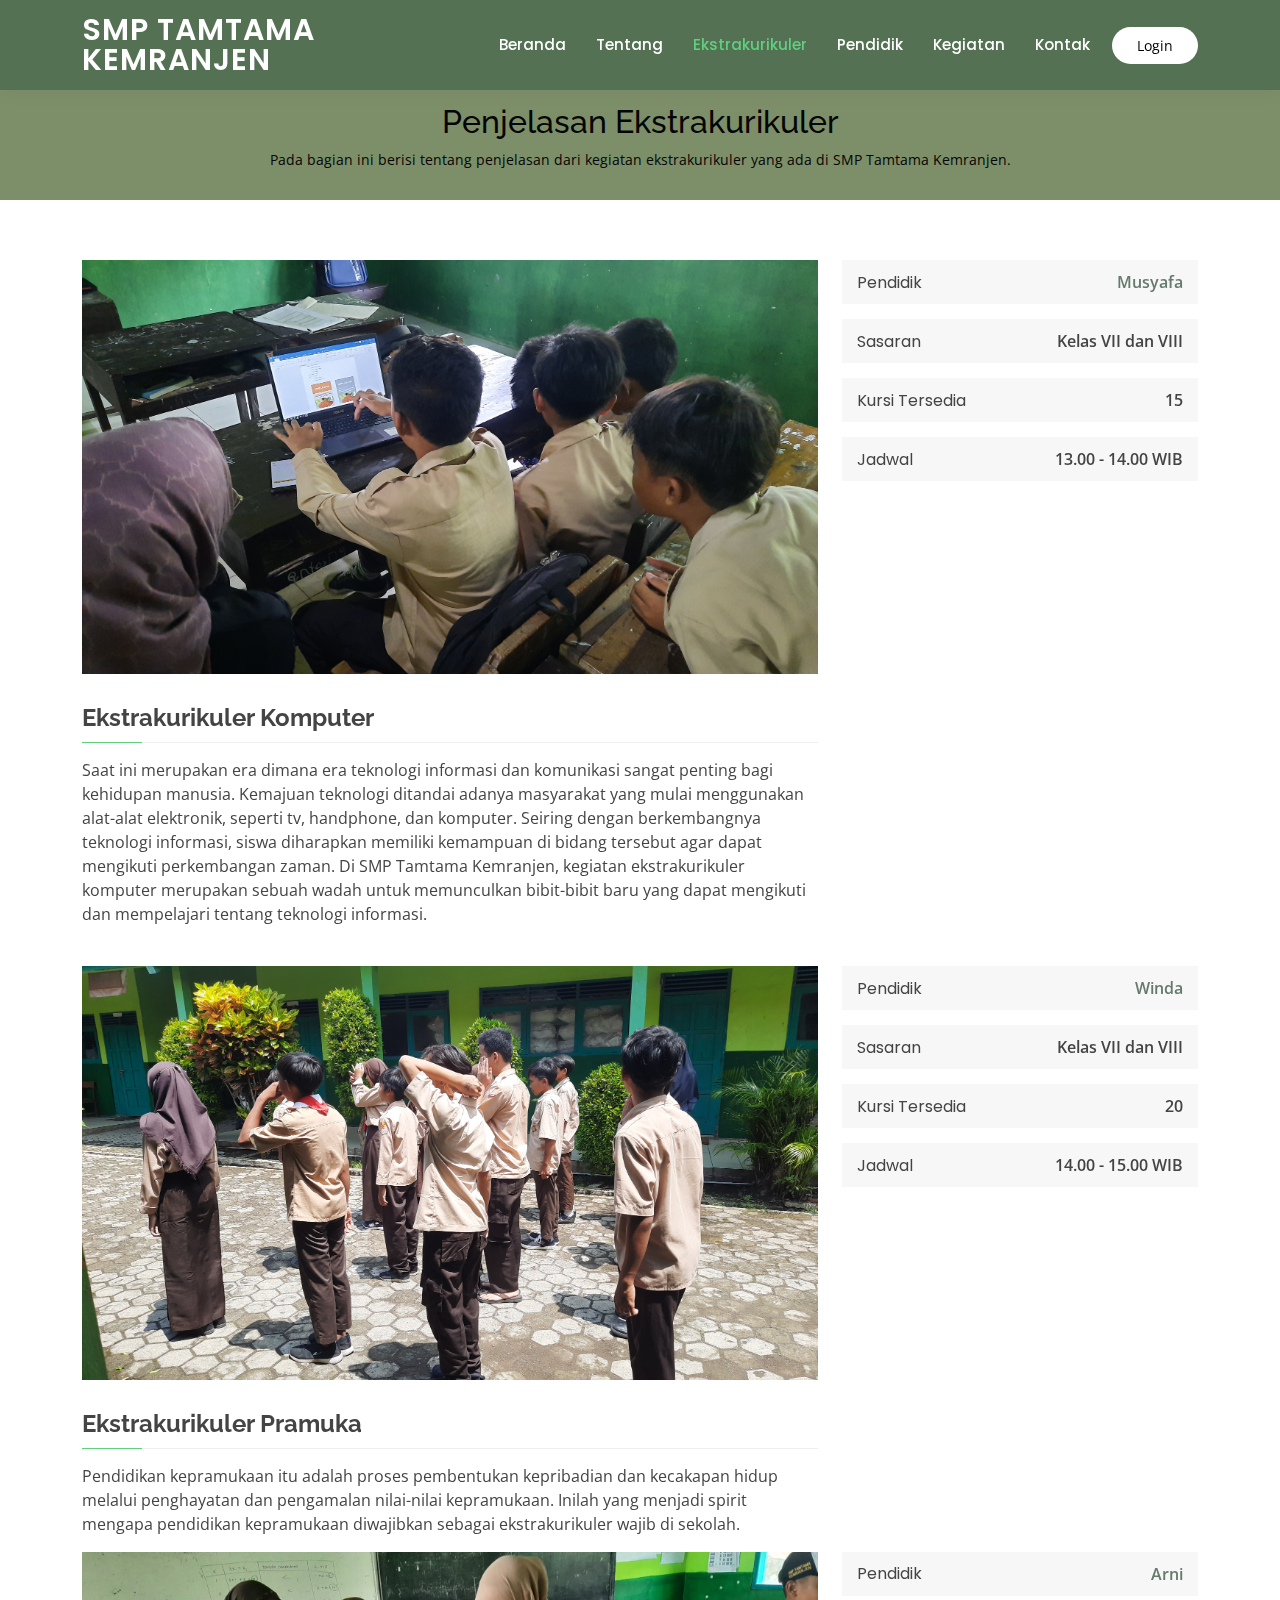
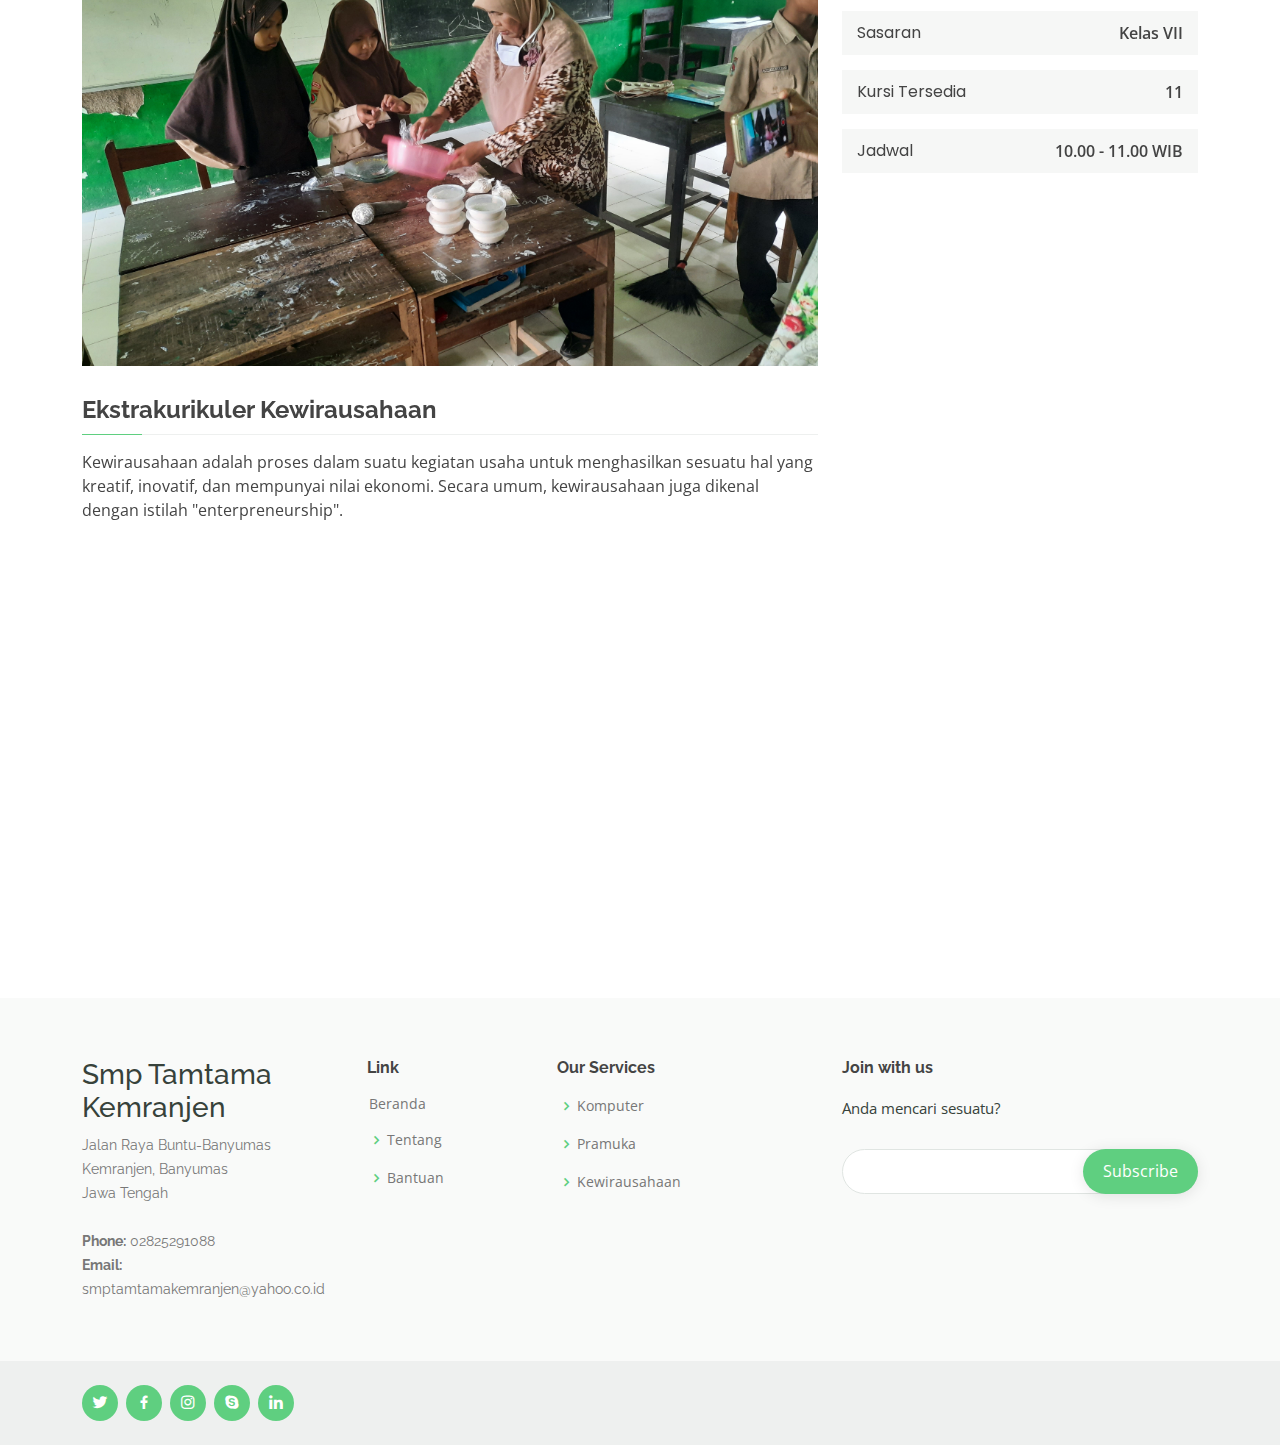
<file: course-details.html>
<!DOCTYPE html>
<html lang="en">

<head>
  <meta charset="utf-8">
  <meta content="width=device-width, initial-scale=1.0" name="viewport">

  <title>SMP TAMTAMA KEMRANJEN</title>
  <meta content="" name="description">
  <meta content="" name="keywords">

  <!-- Favicons -->
  <link href="assets/img/favicon.png" rel="icon">
  <link href="assets/img/apple-touch-icon.png" rel="apple-touch-icon">

  <!-- Google Fonts -->
  <link href="https://fonts.googleapis.com/css?family=Open+Sans:300,300i,400,400i,600,600i,700,700i|Raleway:300,300i,400,400i,500,500i,600,600i,700,700i|Poppins:300,300i,400,400i,500,500i,600,600i,700,700i" rel="stylesheet">

  <!-- Vendor CSS Files -->
  <link href="assets/vendor/animate.css/animate.min.css" rel="stylesheet">
  <link href="assets/vendor/aos/aos.css" rel="stylesheet">
  <link href="assets/vendor/bootstrap/css/bootstrap.min.css" rel="stylesheet">
  <link href="assets/vendor/bootstrap-icons/bootstrap-icons.css" rel="stylesheet">
  <link href="assets/vendor/boxicons/css/boxicons.min.css" rel="stylesheet">
  <link href="assets/vendor/remixicon/remixicon.css" rel="stylesheet">
  <link href="assets/vendor/swiper/swiper-bundle.min.css" rel="stylesheet">

  <!-- Template Main CSS File -->
  <link href="assets/css/style.css" rel="stylesheet">

  <!-- =======================================================
  * Template Name: Mentor - v4.9.1
  * Template URL: https://bootstrapmade.com/mentor-free-education-bootstrap-theme/
  * Author: BootstrapMade.com
  * License: https://bootstrapmade.com/license/
  ======================================================== -->
</head>

<body>

  <!-- ======= Header ======= -->
  <header id="header" class="fixed-top">
    <div class="container d-flex align-items-center">

      <h1 class="logo me-auto"><a href="index.html">SMP TAMTAMA KEMRANJEN</a></h1>
      <!-- Uncomment below if you prefer to use an image logo -->
      <!-- <a href="index.html" class="logo me-auto"><img src="assets/img/logo.png" alt="" class="img-fluid"></a>-->

      <nav id="navbar" class="navbar order-last order-lg-0">
        <ul>
          <li><a href="index.html">Beranda</a></li>
          <li><a href="about.html">Tentang</a></li>
          <li><a class="active" href="courses.html">Ekstrakurikuler</a></li>
          <li><a href="trainers.html">Pendidik</a></li>
          <li><a href="events.html">Kegiatan</a></li>
          

          <!-- <li class="dropdown"><a href="#"><span>Drop Down</span> <i class="bi bi-chevron-down"></i></a>
            <ul>
              <li><a href="#">Drop Down 1</a></li>
              <li class="dropdown"><a href="#"><span>Deep Drop Down</span> <i class="bi bi-chevron-right"></i></a>
                <ul>
                  <li><a href="#">Deep Drop Down 1</a></li>
                  <li><a href="#">Deep Drop Down 2</a></li>
                  <li><a href="#">Deep Drop Down 3</a></li>
                  <li><a href="#">Deep Drop Down 4</a></li>
                  <li><a href="#">Deep Drop Down 5</a></li>
                </ul>
              </li>
              <li><a href="#">Drop Down 2</a></li>
              <li><a href="#">Drop Down 3</a></li>
              <li><a href="#">Drop Down 4</a></li>
            </ul>
          </li> -->
          <li><a href="contact.html">Kontak</a></li>
        </ul>
        <i class="bi bi-list mobile-nav-toggle"></i>
      </nav><!-- .navbar -->

      <a href="courses.html" class="get-started-btn">Login</a>

    </div>
  </header><!-- End Header -->

  <main id="main">

    <!-- ======= Breadcrumbs ======= -->
    <div class="breadcrumbs" data-aos="fade-in">
      <div class="container">
        <h2>Penjelasan Ekstrakurikuler</h2>
        <p>Pada bagian ini berisi tentang penjelasan dari kegiatan ekstrakurikuler yang ada di SMP Tamtama Kemranjen. </p>
      </div>
    </div><!-- End Breadcrumbs -->

    <!-- ======= Cource Details Section ======= -->
    <section id="course-details" class="course-details">
      <div class="container" data-aos="fade-up">

        <!-- Start Penjelasan Ekstrakurikuler Komputer -->
        <div class="row">
          <div class="col-lg-8">
            <img src="assets/img/course-details.jpg" class="img-fluid" alt="">
            <h3>Ekstrakurikuler Komputer</h3>
            <p>
              Saat ini merupakan era dimana era teknologi informasi dan komunikasi sangat penting bagi kehidupan manusia. 
              Kemajuan teknologi ditandai adanya masyarakat yang mulai menggunakan alat-alat elektronik, seperti tv, handphone, dan komputer.
              Seiring dengan berkembangnya teknologi informasi, siswa diharapkan memiliki kemampuan di bidang tersebut agar dapat mengikuti perkembangan zaman.
              Di SMP Tamtama Kemranjen, kegiatan ekstrakurikuler komputer merupakan sebuah wadah untuk memunculkan bibit-bibit baru yang dapat mengikuti dan mempelajari tentang teknologi informasi.
            </p>
          </div>
          <div class="col-lg-4">

            <div class="course-info d-flex justify-content-between align-items-center">
              <h5>Pendidik</h5>
              <p><a href="#">Musyafa</a></p>
            </div>

            <div class="course-info d-flex justify-content-between align-items-center">
              <h5>Sasaran</h5>
              <p>Kelas VII dan VIII</p>
            </div>

            <div class="course-info d-flex justify-content-between align-items-center">
              <h5>Kursi Tersedia</h5>
              <p>15</p>
            </div>

            <div class="course-info d-flex justify-content-between align-items-center">
              <h5>Jadwal</h5>
              <p>13.00 - 14.00 WIB</p>
            </div>

          </div>
        </div>
        <!-- End Penjelasan Ekstrakurikuler Komputer -->

        <br/>
        <!-- Start Penjelasan Ekstrakurikuler Pramuka -->
        <div class="row">
          <div class="col-lg-8">
            <img src="assets/img/course-details-2.jpg" class="img-fluid" alt="">
            <h3>Ekstrakurikuler Pramuka</h3>
            <p>
              Pendidikan kepramukaan itu adalah proses pembentukan kepribadian dan kecakapan hidup melalui penghayatan dan pengamalan nilai-nilai kepramukaan. Inilah yang menjadi spirit mengapa pendidikan kepramukaan diwajibkan sebagai ekstrakurikuler wajib di sekolah.
            </p>
          </div>
          <div class="col-lg-4">

            <div class="course-info d-flex justify-content-between align-items-center">
              <h5>Pendidik</h5>
              <p><a href="#">Winda</a></p>
            </div>

            <div class="course-info d-flex justify-content-between align-items-center">
              <h5>Sasaran</h5>
              <p>Kelas VII dan VIII</p>
            </div>

            <div class="course-info d-flex justify-content-between align-items-center">
              <h5>Kursi Tersedia</h5>
              <p>20</p>
            </div>

            <div class="course-info d-flex justify-content-between align-items-center">
              <h5>Jadwal</h5>
              <p>14.00 - 15.00 WIB</p>
            </div>

          </div>
        </div>
        <!-- End Penjelasan Ekstrakurikuler Pramuka -->

        <!-- Start Penjelasan Ekstrakurikuler Kewirausahaan -->
        <div class="row">
          <div class="col-lg-8">
            <img src="assets/img/course-details-3.jpg" class="img-fluid" alt="">
            <h3>Ekstrakurikuler Kewirausahaan</h3>
            <p>
              Kewirausahaan adalah proses dalam suatu kegiatan usaha untuk menghasilkan sesuatu hal yang kreatif, inovatif, dan mempunyai nilai ekonomi. Secara umum, kewirausahaan juga dikenal dengan istilah "enterpreneurship".
            </p>
          </div>
          <div class="col-lg-4">

            <div class="course-info d-flex justify-content-between align-items-center">
              <h5>Pendidik</h5>
              <p><a href="#">Arni</a></p>
            </div>

            <div class="course-info d-flex justify-content-between align-items-center">
              <h5>Sasaran</h5>
              <p>Kelas VII</p>
            </div>

            <div class="course-info d-flex justify-content-between align-items-center">
              <h5>Kursi Tersedia</h5>
              <p>11</p>
            </div>

            <div class="course-info d-flex justify-content-between align-items-center">
              <h5>Jadwal</h5>
              <p>10.00 - 11.00 WIB</p>
            </div>

          </div>
        </div>
        <!-- End Penjelasan Ekstrakurikuler Kewirausahaan -->
      </div>
    </section><!-- End Cource Details Section -->

    <!-- ======= Cource Details Tabs Section ======= -->
    <section id="cource-details-tabs" class="cource-details-tabs">
      <div class="container" data-aos="fade-up">

        <div class="row">
          <div class="col-lg-3">
            <ul class="nav nav-tabs flex-column">
              <li class="nav-item">
                <a class="nav-link active show" data-bs-toggle="tab" href="#tab-1">Dokumentasi Ekstrakurikuler Komputer 1</a>
              </li>
              <li class="nav-item">
                <a class="nav-link" data-bs-toggle="tab" href="#tab-2">Dokumentasi Ekstrakurikuler Komputer 2</a>
              </li>
              <li class="nav-item">
                <a class="nav-link" data-bs-toggle="tab" href="#tab-3">Dokumentasi Ekstrakurikuler Pramuka</a>
              </li>
              <li class="nav-item">
                <a class="nav-link" data-bs-toggle="tab" href="#tab-4">Dokumentasi Ekstrakurikuler Kewirausahaan 1</a>
              </li>
              <li class="nav-item">
                <a class="nav-link" data-bs-toggle="tab" href="#tab-5">Dokumentasi Ekstrakurikuler Kewirausahaan 2</a>
              </li>
            </ul>
          </div>
          <div class="col-lg-9 mt-4 mt-lg-0">
            <div class="tab-content">
              <div class="tab-pane active show" id="tab-1">
                <div class="row">
                  <div class="col-lg-8 details order-2 order-lg-1">
                    <h3>Dokumentasi Ekstrakurikuler Komputer 1</h3>
                    <p class="fst-italic">Kegiatan ini berlangsung setiap minggunya pada hari Jumat</p>
                    <p>Murid-murid mempelajari tentang microsoft word dan membuat sebuah desain dengan menggunakan tabel dan shapes yang tersedia.</p>
                  </div>
                  <div class="col-lg-4 text-center order-1 order-lg-2">
                    <img src="assets/img/course-details-tab-1.jpg" alt="" class="img-fluid">
                  </div>
                </div>
              </div>
              <div class="tab-pane" id="tab-2">
                <div class="row">
                  <div class="col-lg-8 details order-2 order-lg-1">
                    <h3>Dokumentasi Ekstrakurikuler Komputer 2</h3>
                    <p class="fst-italic">Kegiatan ini berlangsung setiap minggunya pada hari Jumat</p>
                    <p>Murid-murid mempelajari tentang dasar-dasar microsoft office.</p>
                  </div>
                  <div class="col-lg-4 text-center order-1 order-lg-2">
                    <img src="assets/img/course-details-tab-2.jpg" alt="" class="img-fluid">
                  </div>
                </div>
              </div>
              <div class="tab-pane" id="tab-3">
                <div class="row">
                  <div class="col-lg-8 details order-2 order-lg-1">
                    <h3>Dokumentasi Ekstrakurikuler Pramuka</h3>
                    <p class="fst-italic">Kegiatan ini berlangsung setiap minggunya pada hari Jumat</p>
                    <p>Murid-murid belajar gerak jalan yang benar.</p>
                  </div>
                  <div class="col-lg-4 text-center order-1 order-lg-2">
                    <img src="assets/img/course-details-tab-3.jpg" alt="" class="img-fluid">
                  </div>
                </div>
              </div>
              <div class="tab-pane" id="tab-4">
                <div class="row">
                  <div class="col-lg-8 details order-2 order-lg-1">
                    <h3>Dokumentasi Ekstrakurikuler Kewirausahaan 1</h3>
                    <p class="fst-italic">Kegiatan ini dilakukan pada saat terdapat project untuk membuat sebuah produk.</p>
                    <p>Murid-murid membuat produk bubuk minuman jahe yang berbahan dasar jahe putih dipadukan dengan rempah-rempah yang membuat minuman ini memiliki banyak khasiat.</p>
                  </div>
                  <div class="col-lg-4 text-center order-1 order-lg-2">
                    <img src="assets/img/course-details-tab-4.jpg" alt="" class="img-fluid">
                  </div>
                </div>
              </div>
              <div class="tab-pane" id="tab-5">
                <div class="row">
                  <div class="col-lg-8 details order-2 order-lg-1">
                    <h3>Dokumentasi Ekstrakurikuler Kewirausahaan 2</h3>
                    <p class="fst-italic">Kegiatan ini dilakukan pada saat terdapat project untuk membuat sebuah produk.</p>
                    <p>Murid-murid membuat produk salad buah yang memiliki nilai jual tinggi tetapi dengan menggunakan bahan-bahan yang bernilai ekonomis.</p>
                  </div>
                  <div class="col-lg-4 text-center order-1 order-lg-2">
                    <img src="assets/img/course-details-tab-5.jpeg" alt="" class="img-fluid">
                  </div>
                </div>
              </div>
            </div>
          </div>
        </div>

      </div>
    </section><!-- End Cource Details Tabs Section -->

  </main><!-- End #main -->

  <!-- ======= Footer ======= -->
  <footer id="footer">

    <div class="footer-top">
      <div class="container">
        <div class="row">

          <div class="col-lg-3 col-md-6 footer-contact">
            <h3>Smp Tamtama Kemranjen</h3>
            <p>
              Jalan Raya Buntu-Banyumas <br>
              Kemranjen, Banyumas<br>
              Jawa Tengah <br><br>
              <strong>Phone:</strong> 02825291088<br>
              <strong>Email:</strong> smptamtamakemranjen@yahoo.co.id<br>
            </p>
          </div>

          <div class="col-lg-2 col-md-6 footer-links">
            <h4>Link</h4>
            <ul>
              <li><i c1ass="bx bx-chevron-right"></i> <a href="#">Beranda</a></li>
              <li><i class="bx bx-chevron-right"></i> <a href="#">Tentang</a></li>
              <li><i class="bx bx-chevron-right"></i> <a href="#">Bantuan</a></li>
              <!-- <li><i class="bx bx-chevron-right"></i> <a href="#">Terms of service</a></li>
              <li><i class="bx bx-chevron-right"></i> <a href="#">Privacy policy</a></li> -->
            </ul>
          </div>

          <div class="col-lg-3 col-md-6 footer-links">
            <h4>Our Services</h4>
            <ul>
              <li><i class="bx bx-chevron-right"></i> <a href="#">Komputer</a></li>
              <li><i class="bx bx-chevron-right"></i> <a href="#">Pramuka</a></li>
              <li><i class="bx bx-chevron-right"></i> <a href="#">Kewirausahaan</a></li>
              <!-- <li><i class="bx bx-chevron-right"></i> <a href="#">Marketing</a></li>
              <li><i class="bx bx-chevron-right"></i> <a href="#">Graphic Design</a></li> -->
            </ul>
          </div>

          <div class="col-lg-4 col-md-6 footer-newsletter">
            <h4>Join with us</h4>
            <p>Anda mencari sesuatu?</p>
            <form action="" method="post">
              <input type="email" name="email"><input type="submit" value="Subscribe">
            </form>
          </div>

        </div>
      </div>
    </div>

    <div class="container d-md-flex py-4">

      <!-- <div class="me-md-auto text-center text-md-start">
        <div class="copyright">
          &copy; Copyright <strong><span>Mentor</span></strong>. All Rights Reserved
        </div>
        <div class="credits"> -->
          <!-- All the links in the footer should remain intact. -->
          <!-- You can delete the links only if you purchased the pro version. -->
          <!-- Licensing information: https://bootstrapmade.com/license/ -->
          <!-- Purchase the pro version with working PHP/AJAX contact form: https://bootstrapmade.com/mentor-free-education-bootstrap-theme/ -->
          <!-- Designed by <a href="https://bootstrapmade.com/">BootstrapMade</a>
        </div>
      </div> -->
      <div class="social-links text-center text-md-right pt-3 pt-md-0">
        <a href="#" class="twitter"><i class="bx bxl-twitter"></i></a>
        <a href="#" class="facebook"><i class="bx bxl-facebook"></i></a>
        <a href="#" class="instagram"><i class="bx bxl-instagram"></i></a>
        <a href="#" class="google-plus"><i class="bx bxl-skype"></i></a>
        <a href="#" class="linkedin"><i class="bx bxl-linkedin"></i></a>
      </div>
    </div>
  </footer><!-- End Footer -->

  <div id="preloader"></div>
  <a href="#" class="back-to-top d-flex align-items-center justify-content-center"><i class="bi bi-arrow-up-short"></i></a>

  <!-- Vendor JS Files -->
  <script src="assets/vendor/purecounter/purecounter_vanilla.js"></script>
  <script src="assets/vendor/aos/aos.js"></script>
  <script src="assets/vendor/bootstrap/js/bootstrap.bundle.min.js"></script>
  <script src="assets/vendor/swiper/swiper-bundle.min.js"></script>
  <script src="assets/vendor/php-email-form/validate.js"></script>

  <!-- Template Main JS File -->
  <script src="assets/js/main.js"></script>

</body>

</html>
</file>
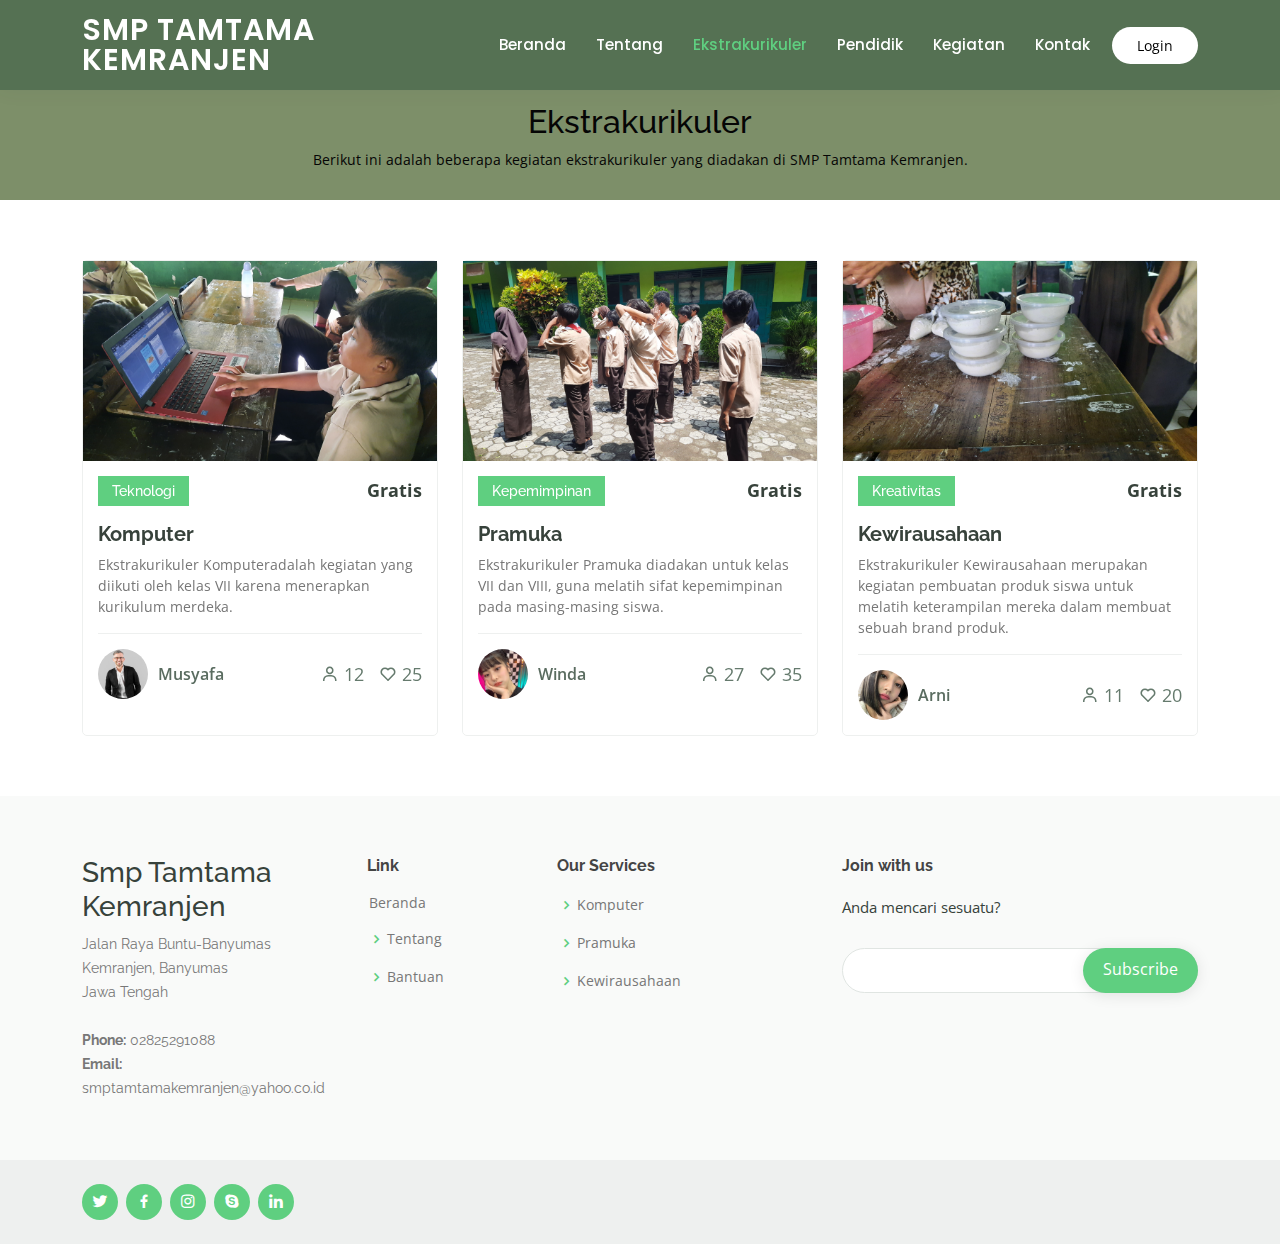
<file: courses.html>
<!DOCTYPE html>
<html lang="en">

<head>
  <meta charset="utf-8">
  <meta content="width=device-width, initial-scale=1.0" name="viewport">

  <title>SMP TAMTAMA KEMRANJEN</title>
  <meta content="" name="description">
  <meta content="" name="keywords">

  <!-- Favicons -->
  <link href="assets/img/favicon.png" rel="icon">
  <link href="assets/img/apple-touch-icon.png" rel="apple-touch-icon">

  <!-- Google Fonts -->
  <link href="https://fonts.googleapis.com/css?family=Open+Sans:300,300i,400,400i,600,600i,700,700i|Raleway:300,300i,400,400i,500,500i,600,600i,700,700i|Poppins:300,300i,400,400i,500,500i,600,600i,700,700i" rel="stylesheet">

  <!-- Vendor CSS Files -->
  <link href="assets/vendor/animate.css/animate.min.css" rel="stylesheet">
  <link href="assets/vendor/aos/aos.css" rel="stylesheet">
  <link href="assets/vendor/bootstrap/css/bootstrap.min.css" rel="stylesheet">
  <link href="assets/vendor/bootstrap-icons/bootstrap-icons.css" rel="stylesheet">
  <link href="assets/vendor/boxicons/css/boxicons.min.css" rel="stylesheet">
  <link href="assets/vendor/remixicon/remixicon.css" rel="stylesheet">
  <link href="assets/vendor/swiper/swiper-bundle.min.css" rel="stylesheet">

  <!-- Template Main CSS File -->
  <link href="assets/css/style.css" rel="stylesheet">

  <!-- =======================================================
  * Template Name: Mentor - v4.9.1
  * Template URL: https://bootstrapmade.com/mentor-free-education-bootstrap-theme/
  * Author: BootstrapMade.com
  * License: https://bootstrapmade.com/license/
  ======================================================== -->
</head>

<body>

  <!-- ======= Header ======= -->
  <header id="header" class="fixed-top">
    <div class="container d-flex align-items-center">

      <h1 class="logo me-auto"><a href="index.html">SMP TAMTAMA KEMRANJEN</a></h1>
      <!-- Uncomment below if you prefer to use an image logo -->
      <!-- <a href="index.html" class="logo me-auto"><img src="assets/img/logo.png" alt="" class="img-fluid"></a>-->

      <nav id="navbar" class="navbar order-last order-lg-0">
        <ul>
          <li><a href="index.html">Beranda</a></li>
          <li><a href="about.html">Tentang</a></li>
          <li><a class="active" href="courses.html">Ekstrakurikuler</a></li>
          <li><a href="trainers.html">Pendidik</a></li>
          <li><a href="events.html">Kegiatan</a></li>
          

          <!-- <li class="dropdown"><a href="#"><span>Drop Down</span> <i class="bi bi-chevron-down"></i></a>
            <ul>
              <li><a href="#">Drop Down 1</a></li>
              <li class="dropdown"><a href="#"><span>Deep Drop Down</span> <i class="bi bi-chevron-right"></i></a>
                <ul>
                  <li><a href="#">Deep Drop Down 1</a></li>
                  <li><a href="#">Deep Drop Down 2</a></li>
                  <li><a href="#">Deep Drop Down 3</a></li>
                  <li><a href="#">Deep Drop Down 4</a></li>
                  <li><a href="#">Deep Drop Down 5</a></li>
                </ul>
              </li>
              <li><a href="#">Drop Down 2</a></li>
              <li><a href="#">Drop Down 3</a></li>
              <li><a href="#">Drop Down 4</a></li>
            </ul>
          </li> -->
          <li><a href="contact.html">Kontak</a></li>
        </ul>
        <i class="bi bi-list mobile-nav-toggle"></i>
      </nav><!-- .navbar -->

      <a href="courses.html" class="get-started-btn">Login</a>

    </div>
  </header><!-- End Header -->

  <main id="main" data-aos="fade-in">

    <!-- ======= Breadcrumbs ======= -->
    <div class="breadcrumbs">
      <div class="container">
        <h2>Ekstrakurikuler</h2>
        <p>Berikut ini adalah beberapa kegiatan ekstrakurikuler yang diadakan di SMP Tamtama Kemranjen. </p>
      </div>
    </div><!-- End Breadcrumbs -->

    <!-- ======= Courses Section ======= -->
    <section id="courses" class="courses">
      <div class="container" data-aos="fade-up">

        <div class="row" data-aos="zoom-in" data-aos-delay="100">

          <div class="col-lg-4 col-md-6 d-flex align-items-stretch">
            <div class="course-item">
              <img src="assets/img/course-1.jpg" class="img-fluid" alt="...">
              <div class="course-content">
                <div class="d-flex justify-content-between align-items-center mb-3">
                  <h4>Teknologi</h4>
                  <p class="price">Gratis</p>
                </div>

                <h3><a href="course-details.html">Komputer</a></h3>
                <p>Ekstrakurikuler Komputeradalah kegiatan yang diikuti oleh kelas VII karena menerapkan kurikulum merdeka.</p>
                <div class="trainer d-flex justify-content-between align-items-center">
                  <div class="trainer-profile d-flex align-items-center">
                    <img src="assets/img/trainers/trainer-1.jpg" class="img-fluid" alt="">
                    <span>Musyafa</span>
                  </div>
                  <div class="trainer-rank d-flex align-items-center">
                    <i class="bx bx-user"></i>&nbsp;12
                    &nbsp;&nbsp;
                    <i class="bx bx-heart"></i>&nbsp;25
                  </div>
                </div>
              </div>
            </div>
          </div> <!-- End Course Item-->

          <div class="col-lg-4 col-md-6 d-flex align-items-stretch mt-4 mt-md-0">
            <div class="course-item">
              <img src="assets/img/course-2.jpg" class="img-fluid" alt="...">
              <div class="course-content">
                <div class="d-flex justify-content-between align-items-center mb-3">
                  <h4>Kepemimpinan</h4>
                  <p class="price">Gratis</p>
                </div>

                <h3><a href="course-details.html">Pramuka</a></h3>
                <p>Ekstrakurikuler Pramuka diadakan untuk kelas VII dan VIII, guna melatih sifat kepemimpinan pada masing-masing siswa.</p>
                <div class="trainer d-flex justify-content-between align-items-center">
                  <div class="trainer-profile d-flex align-items-center">
                    <img src="assets/img/trainers/trainer-2.jpg" class="img-fluid" alt="">
                    <span>Winda</span>
                  </div>
                  <div class="trainer-rank d-flex align-items-center">
                    <i class="bx bx-user"></i>&nbsp;27
                    &nbsp;&nbsp;
                    <i class="bx bx-heart"></i>&nbsp;35
                  </div>
                </div>
              </div>
            </div>
          </div> <!-- End Course Item-->

          <div class="col-lg-4 col-md-6 d-flex align-items-stretch mt-4 mt-lg-0">
            <div class="course-item">
              <img src="assets/img/course-3.jpg" class="img-fluid" alt="...">
              <div class="course-content">
                <div class="d-flex justify-content-between align-items-center mb-3">
                  <h4>Kreativitas</h4>
                  <p class="price">Gratis</p>
                </div>

                <h3><a href="course-details.html">Kewirausahaan</a></h3>
                <p>Ekstrakurikuler Kewirausahaan merupakan kegiatan pembuatan produk siswa untuk melatih keterampilan mereka dalam membuat sebuah brand produk.</p>
                <div class="trainer d-flex justify-content-between align-items-center">
                  <div class="trainer-profile d-flex align-items-center">
                    <img src="assets/img/trainers/trainer-3.jpeg" class="img-fluid" alt="">
                    <span>Arni</span>
                  </div>
                  <div class="trainer-rank d-flex align-items-center">
                    <i class="bx bx-user"></i>&nbsp;11
                    &nbsp;&nbsp;
                    <i class="bx bx-heart"></i>&nbsp;20
                  </div>
                </div>
              </div>
            </div>
          </div> <!-- End Course Item-->

        </div>

      </div>
    </section><!-- End Courses Section -->

  </main><!-- End #main -->

  <!-- ======= Footer ======= -->
  <footer id="footer">

    <div class="footer-top">
      <div class="container">
        <div class="row">

          <div class="col-lg-3 col-md-6 footer-contact">
            <h3>Smp Tamtama Kemranjen</h3>
            <p>
              Jalan Raya Buntu-Banyumas <br>
              Kemranjen, Banyumas<br>
              Jawa Tengah <br><br>
              <strong>Phone:</strong> 02825291088<br>
              <strong>Email:</strong> smptamtamakemranjen@yahoo.co.id<br>
            </p>
          </div>

          <div class="col-lg-2 col-md-6 footer-links">
            <h4>Link</h4>
            <ul>
              <li><i c1ass="bx bx-chevron-right"></i> <a href="#">Beranda</a></li>
              <li><i class="bx bx-chevron-right"></i> <a href="#">Tentang</a></li>
              <li><i class="bx bx-chevron-right"></i> <a href="#">Bantuan</a></li>
              <!-- <li><i class="bx bx-chevron-right"></i> <a href="#">Terms of service</a></li>
              <li><i class="bx bx-chevron-right"></i> <a href="#">Privacy policy</a></li> -->
            </ul>
          </div>

          <div class="col-lg-3 col-md-6 footer-links">
            <h4>Our Services</h4>
            <ul>
              <li><i class="bx bx-chevron-right"></i> <a href="#">Komputer</a></li>
              <li><i class="bx bx-chevron-right"></i> <a href="#">Pramuka</a></li>
              <li><i class="bx bx-chevron-right"></i> <a href="#">Kewirausahaan</a></li>
              <!-- <li><i class="bx bx-chevron-right"></i> <a href="#">Marketing</a></li>
              <li><i class="bx bx-chevron-right"></i> <a href="#">Graphic Design</a></li> -->
            </ul>
          </div>

          <div class="col-lg-4 col-md-6 footer-newsletter">
            <h4>Join with us</h4>
            <p>Anda mencari sesuatu?</p>
            <form action="" method="post">
              <input type="email" name="email"><input type="submit" value="Subscribe">
            </form>
          </div>

        </div>
      </div>
    </div>

    <div class="container d-md-flex py-4">

      <!-- <div class="me-md-auto text-center text-md-start">
        <div class="copyright">
          &copy; Copyright <strong><span>Mentor</span></strong>. All Rights Reserved
        </div>
        <div class="credits"> -->
          <!-- All the links in the footer should remain intact. -->
          <!-- You can delete the links only if you purchased the pro version. -->
          <!-- Licensing information: https://bootstrapmade.com/license/ -->
          <!-- Purchase the pro version with working PHP/AJAX contact form: https://bootstrapmade.com/mentor-free-education-bootstrap-theme/ -->
          <!-- Designed by <a href="https://bootstrapmade.com/">BootstrapMade</a>
        </div>
      </div> -->
      <div class="social-links text-center text-md-right pt-3 pt-md-0">
        <a href="#" class="twitter"><i class="bx bxl-twitter"></i></a>
        <a href="#" class="facebook"><i class="bx bxl-facebook"></i></a>
        <a href="#" class="instagram"><i class="bx bxl-instagram"></i></a>
        <a href="#" class="google-plus"><i class="bx bxl-skype"></i></a>
        <a href="#" class="linkedin"><i class="bx bxl-linkedin"></i></a>
      </div>
    </div>
  </footer><!-- End Footer -->

  <div id="preloader"></div>
  <a href="#" class="back-to-top d-flex align-items-center justify-content-center"><i class="bi bi-arrow-up-short"></i></a>

  <!-- Vendor JS Files -->
  <script src="assets/vendor/purecounter/purecounter_vanilla.js"></script>
  <script src="assets/vendor/aos/aos.js"></script>
  <script src="assets/vendor/bootstrap/js/bootstrap.bundle.min.js"></script>
  <script src="assets/vendor/swiper/swiper-bundle.min.js"></script>
  <script src="assets/vendor/php-email-form/validate.js"></script>

  <!-- Template Main JS File -->
  <script src="assets/js/main.js"></script>

</body>

</html>
</file>
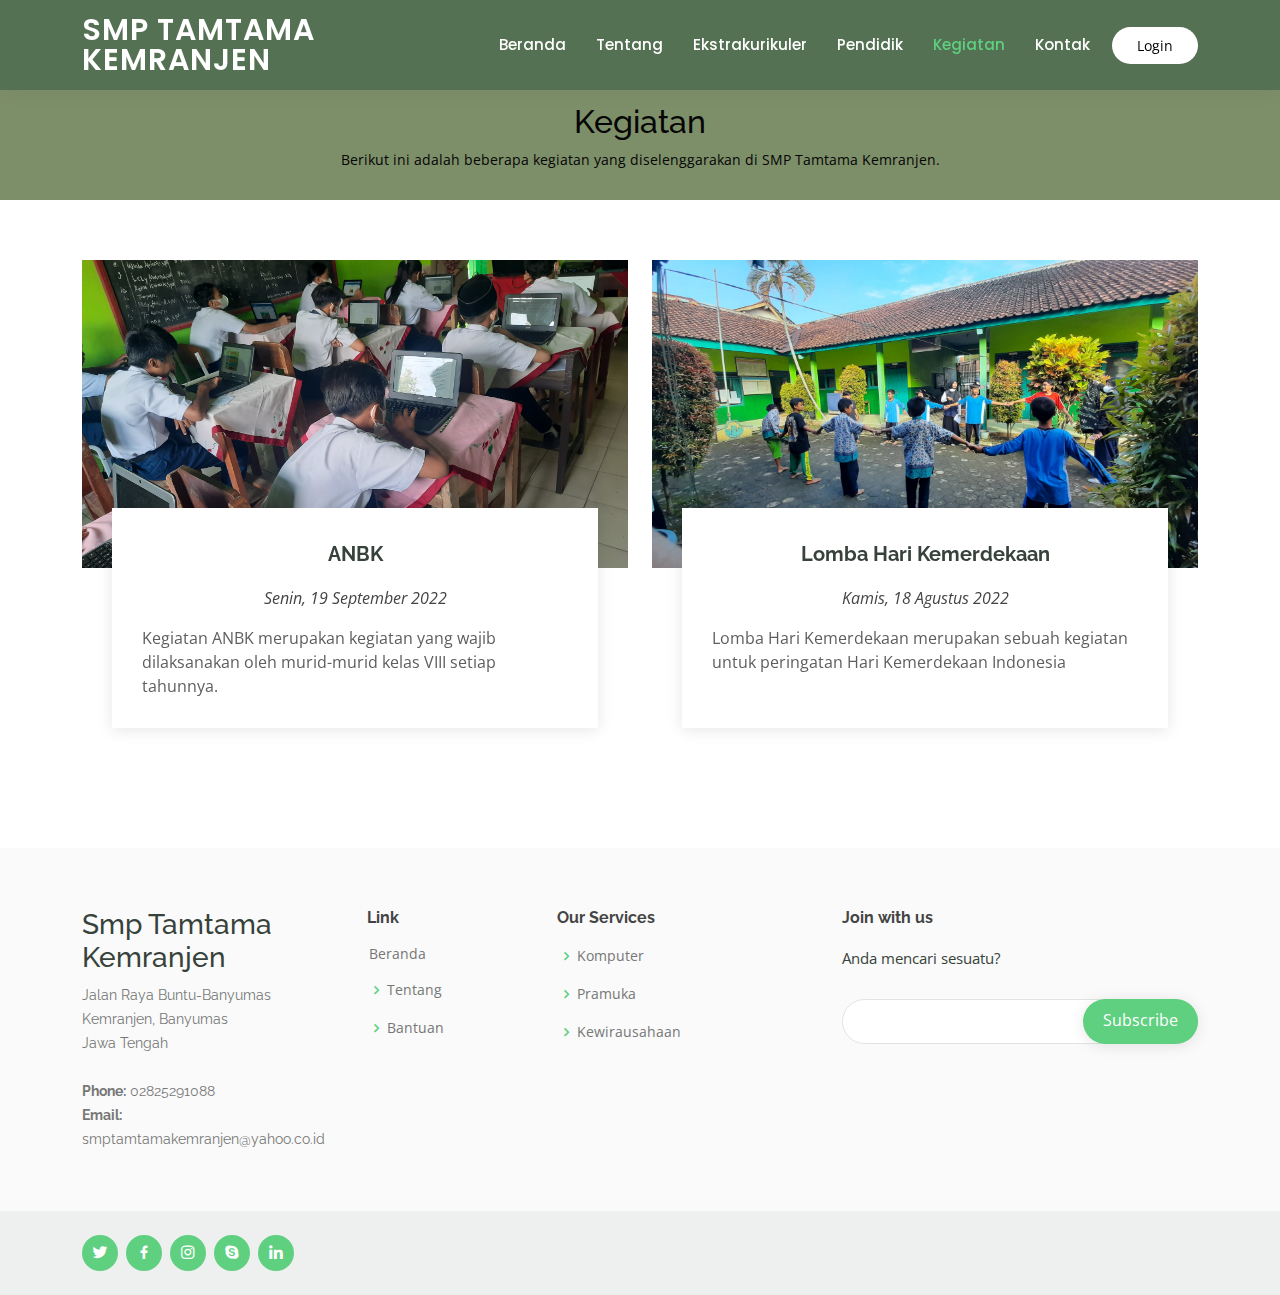
<file: events.html>
<!DOCTYPE html>
<html lang="en">

<head>
  <meta charset="utf-8">
  <meta content="width=device-width, initial-scale=1.0" name="viewport">

  <title>SMP TAMTAMA KEMRANJEN</title>
  <meta content="" name="description">
  <meta content="" name="keywords">

  <!-- Favicons -->
  <link href="assets/img/favicon.png" rel="icon">
  <link href="assets/img/apple-touch-icon.png" rel="apple-touch-icon">

  <!-- Google Fonts -->
  <link href="https://fonts.googleapis.com/css?family=Open+Sans:300,300i,400,400i,600,600i,700,700i|Raleway:300,300i,400,400i,500,500i,600,600i,700,700i|Poppins:300,300i,400,400i,500,500i,600,600i,700,700i" rel="stylesheet">

  <!-- Vendor CSS Files -->
  <link href="assets/vendor/animate.css/animate.min.css" rel="stylesheet">
  <link href="assets/vendor/aos/aos.css" rel="stylesheet">
  <link href="assets/vendor/bootstrap/css/bootstrap.min.css" rel="stylesheet">
  <link href="assets/vendor/bootstrap-icons/bootstrap-icons.css" rel="stylesheet">
  <link href="assets/vendor/boxicons/css/boxicons.min.css" rel="stylesheet">
  <link href="assets/vendor/remixicon/remixicon.css" rel="stylesheet">
  <link href="assets/vendor/swiper/swiper-bundle.min.css" rel="stylesheet">

  <!-- Template Main CSS File -->
  <link href="assets/css/style.css" rel="stylesheet">

  <!-- =======================================================
  * Template Name: Mentor - v4.9.1
  * Template URL: https://bootstrapmade.com/mentor-free-education-bootstrap-theme/
  * Author: BootstrapMade.com
  * License: https://bootstrapmade.com/license/
  ======================================================== -->
</head>

<body>

  <!-- ======= Header ======= -->
  <header id="header" class="fixed-top">
    <div class="container d-flex align-items-center">

      <h1 class="logo me-auto"><a href="index.html">SMP TAMTAMA KEMRANJEN</a></h1>
      <!-- Uncomment below if you prefer to use an image logo -->
      <!-- <a href="index.html" class="logo me-auto"><img src="assets/img/logo.png" alt="" class="img-fluid"></a>-->

      <nav id="navbar" class="navbar order-last order-lg-0">
        <ul>
          <li><a href="index.html">Beranda</a></li>
          <li><a href="about.html">Tentang</a></li>
          <li><a href="courses.html">Ekstrakurikuler</a></li>
          <li><a href="trainers.html">Pendidik</a></li>
          <li><a class="active" href="events.html">Kegiatan</a></li>
          

          <!-- <li class="dropdown"><a href="#"><span>Drop Down</span> <i class="bi bi-chevron-down"></i></a>
            <ul>
              <li><a href="#">Drop Down 1</a></li>
              <li class="dropdown"><a href="#"><span>Deep Drop Down</span> <i class="bi bi-chevron-right"></i></a>
                <ul>
                  <li><a href="#">Deep Drop Down 1</a></li>
                  <li><a href="#">Deep Drop Down 2</a></li>
                  <li><a href="#">Deep Drop Down 3</a></li>
                  <li><a href="#">Deep Drop Down 4</a></li>
                  <li><a href="#">Deep Drop Down 5</a></li>
                </ul>
              </li>
              <li><a href="#">Drop Down 2</a></li>
              <li><a href="#">Drop Down 3</a></li>
              <li><a href="#">Drop Down 4</a></li>
            </ul>
          </li> -->
          <li><a href="contact.html">Kontak</a></li>
        </ul>
        <i class="bi bi-list mobile-nav-toggle"></i>
      </nav><!-- .navbar -->

      <a href="courses.html" class="get-started-btn">Login</a>

    </div>
  </header><!-- End Header -->

  <main id="main">

    <!-- ======= Breadcrumbs ======= -->
    <div class="breadcrumbs" data-aos="fade-in">
      <div class="container">
        <h2>Kegiatan</h2>
        <p>Berikut ini adalah beberapa kegiatan yang diselenggarakan di SMP Tamtama Kemranjen. </p>
      </div>
    </div><!-- End Breadcrumbs -->

    <!-- ======= Events Section ======= -->
    <section id="events" class="events">
      <div class="container" data-aos="fade-up">

        <div class="row">
          <div class="col-md-6 d-flex align-items-stretch">
            <div class="card">
              <div class="card-img">
                <img src="assets/img/events-1.jpg" alt="...">
              </div>
              <div class="card-body">
                <h5 class="card-title"><a href="">ANBK</a></h5>
                <p class="fst-italic text-center">Senin, 19 September 2022</p>
                <p class="card-text">Kegiatan ANBK merupakan kegiatan yang wajib dilaksanakan oleh murid-murid kelas VIII setiap tahunnya.</p>
              </div>
            </div>
          </div>
          <div class="col-md-6 d-flex align-items-stretch">
            <div class="card">
              <div class="card-img">
                <img src="assets/img/events-2.jpg" alt="...">
              </div>
              <div class="card-body">
                <h5 class="card-title"><a href="">Lomba Hari Kemerdekaan</a></h5>
                <p class="fst-italic text-center">Kamis, 18 Agustus 2022 </p>
                <p class="card-text">Lomba Hari Kemerdekaan merupakan sebuah kegiatan untuk peringatan Hari Kemerdekaan Indonesia</p>
              </div>
            </div>

          </div>
        </div>

      </div>
    </section><!-- End Events Section -->

  </main><!-- End #main -->

  <!-- ======= Footer ======= -->
  <footer id="footer">

    <div class="footer-top">
      <div class="container">
        <div class="row">

          <div class="col-lg-3 col-md-6 footer-contact">
            <h3>Smp Tamtama Kemranjen</h3>
            <p>
              Jalan Raya Buntu-Banyumas <br>
              Kemranjen, Banyumas<br>
              Jawa Tengah <br><br>
              <strong>Phone:</strong> 02825291088<br>
              <strong>Email:</strong> smptamtamakemranjen@yahoo.co.id<br>
            </p>
          </div>

          <div class="col-lg-2 col-md-6 footer-links">
            <h4>Link</h4>
            <ul>
              <li><i c1ass="bx bx-chevron-right"></i> <a href="#">Beranda</a></li>
              <li><i class="bx bx-chevron-right"></i> <a href="#">Tentang</a></li>
              <li><i class="bx bx-chevron-right"></i> <a href="#">Bantuan</a></li>
              <!-- <li><i class="bx bx-chevron-right"></i> <a href="#">Terms of service</a></li>
              <li><i class="bx bx-chevron-right"></i> <a href="#">Privacy policy</a></li> -->
            </ul>
          </div>

          <div class="col-lg-3 col-md-6 footer-links">
            <h4>Our Services</h4>
            <ul>
              <li><i class="bx bx-chevron-right"></i> <a href="#">Komputer</a></li>
              <li><i class="bx bx-chevron-right"></i> <a href="#">Pramuka</a></li>
              <li><i class="bx bx-chevron-right"></i> <a href="#">Kewirausahaan</a></li>
              <!-- <li><i class="bx bx-chevron-right"></i> <a href="#">Marketing</a></li>
              <li><i class="bx bx-chevron-right"></i> <a href="#">Graphic Design</a></li> -->
            </ul>
          </div>

          <div class="col-lg-4 col-md-6 footer-newsletter">
            <h4>Join with us</h4>
            <p>Anda mencari sesuatu?</p>
            <form action="" method="post">
              <input type="email" name="email"><input type="submit" value="Subscribe">
            </form>
          </div>

        </div>
      </div>
    </div>

    <div class="container d-md-flex py-4">

      <!-- <div class="me-md-auto text-center text-md-start">
        <div class="copyright">
          &copy; Copyright <strong><span>Mentor</span></strong>. All Rights Reserved
        </div>
        <div class="credits"> -->
          <!-- All the links in the footer should remain intact. -->
          <!-- You can delete the links only if you purchased the pro version. -->
          <!-- Licensing information: https://bootstrapmade.com/license/ -->
          <!-- Purchase the pro version with working PHP/AJAX contact form: https://bootstrapmade.com/mentor-free-education-bootstrap-theme/ -->
          <!-- Designed by <a href="https://bootstrapmade.com/">BootstrapMade</a>
        </div>
      </div> -->
      <div class="social-links text-center text-md-right pt-3 pt-md-0">
        <a href="#" class="twitter"><i class="bx bxl-twitter"></i></a>
        <a href="#" class="facebook"><i class="bx bxl-facebook"></i></a>
        <a href="#" class="instagram"><i class="bx bxl-instagram"></i></a>
        <a href="#" class="google-plus"><i class="bx bxl-skype"></i></a>
        <a href="#" class="linkedin"><i class="bx bxl-linkedin"></i></a>
      </div>
    </div>
  </footer><!-- End Footer -->

  <div id="preloader"></div>
  <a href="#" class="back-to-top d-flex align-items-center justify-content-center"><i class="bi bi-arrow-up-short"></i></a>

  <!-- Vendor JS Files -->
  <script src="assets/vendor/purecounter/purecounter_vanilla.js"></script>
  <script src="assets/vendor/aos/aos.js"></script>
  <script src="assets/vendor/bootstrap/js/bootstrap.bundle.min.js"></script>
  <script src="assets/vendor/swiper/swiper-bundle.min.js"></script>
  <script src="assets/vendor/php-email-form/validate.js"></script>

  <!-- Template Main JS File -->
  <script src="assets/js/main.js"></script>

</body>

</html>
</file>
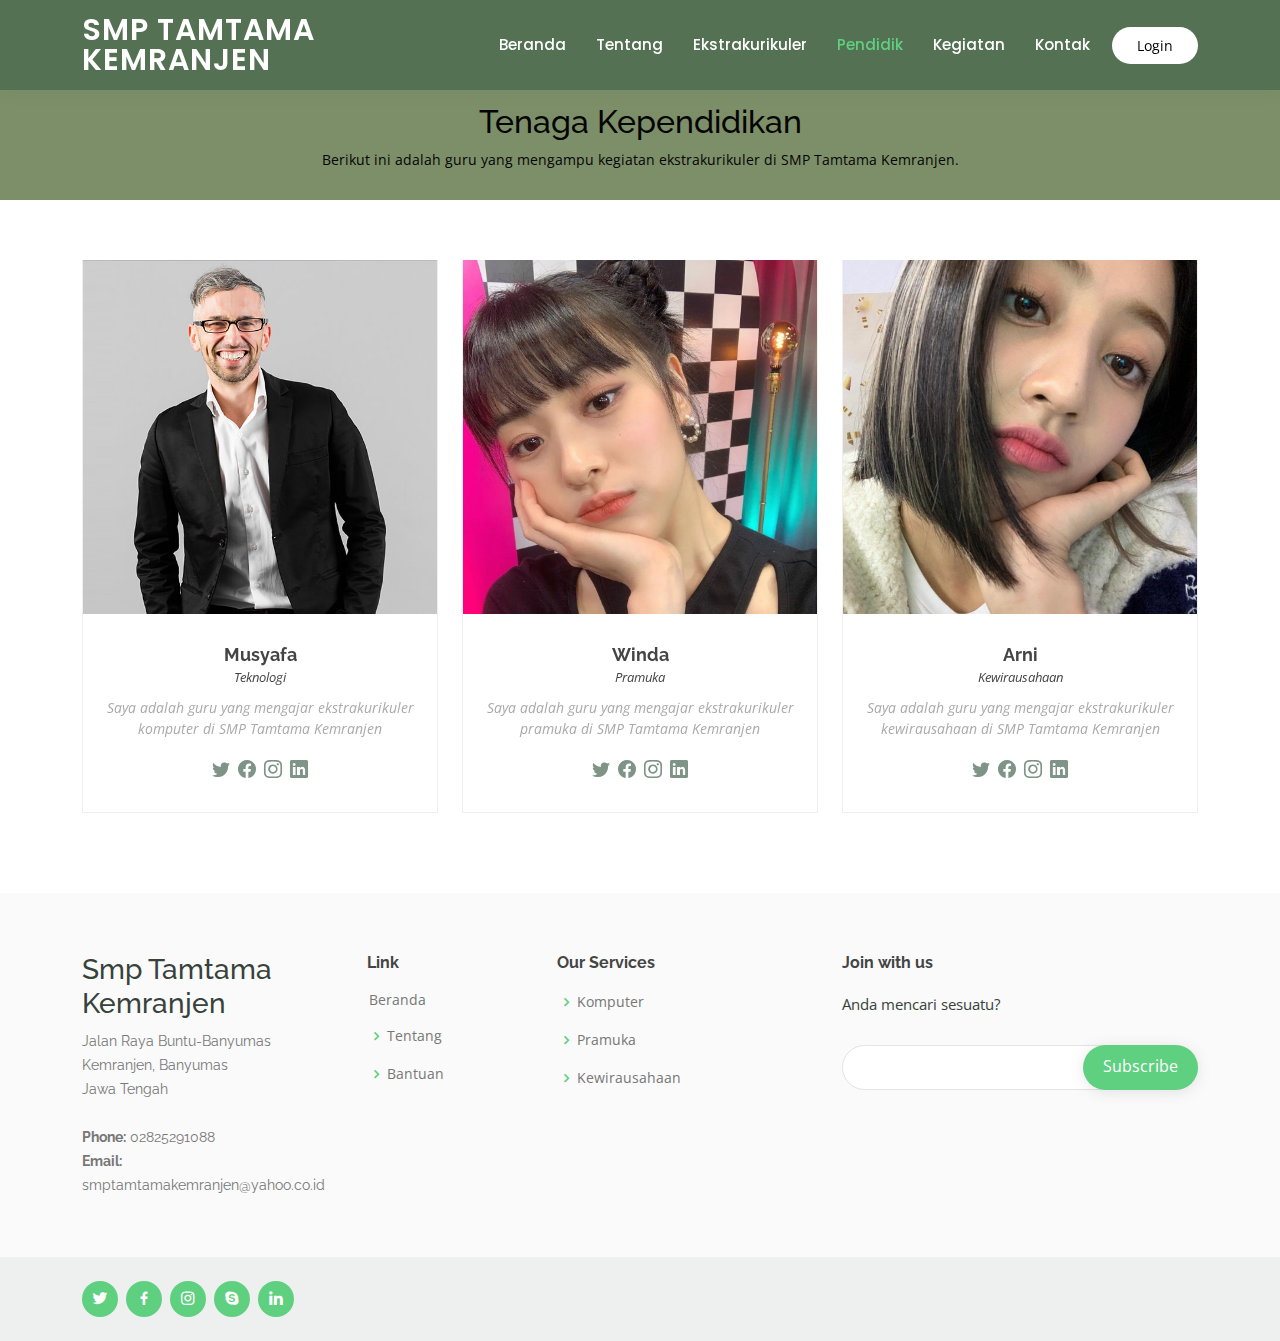
<file: trainers.html>
<!DOCTYPE html>
<html lang="en">

<head>
  <meta charset="utf-8">
  <meta content="width=device-width, initial-scale=1.0" name="viewport">

  <title>SMP TAMTAMA KEMRANJEN</title>
  <meta content="" name="description">
  <meta content="" name="keywords">

  <!-- Favicons -->
  <link href="assets/img/favicon.png" rel="icon">
  <link href="assets/img/apple-touch-icon.png" rel="apple-touch-icon">

  <!-- Google Fonts -->
  <link href="https://fonts.googleapis.com/css?family=Open+Sans:300,300i,400,400i,600,600i,700,700i|Raleway:300,300i,400,400i,500,500i,600,600i,700,700i|Poppins:300,300i,400,400i,500,500i,600,600i,700,700i" rel="stylesheet">

  <!-- Vendor CSS Files -->
  <link href="assets/vendor/animate.css/animate.min.css" rel="stylesheet">
  <link href="assets/vendor/aos/aos.css" rel="stylesheet">
  <link href="assets/vendor/bootstrap/css/bootstrap.min.css" rel="stylesheet">
  <link href="assets/vendor/bootstrap-icons/bootstrap-icons.css" rel="stylesheet">
  <link href="assets/vendor/boxicons/css/boxicons.min.css" rel="stylesheet">
  <link href="assets/vendor/remixicon/remixicon.css" rel="stylesheet">
  <link href="assets/vendor/swiper/swiper-bundle.min.css" rel="stylesheet">

  <!-- Template Main CSS File -->
  <link href="assets/css/style.css" rel="stylesheet">

  <!-- =======================================================
  * Template Name: Mentor - v4.9.1
  * Template URL: https://bootstrapmade.com/mentor-free-education-bootstrap-theme/
  * Author: BootstrapMade.com
  * License: https://bootstrapmade.com/license/
  ======================================================== -->
</head>

<body>

  <!-- ======= Header ======= -->
  <header id="header" class="fixed-top">
    <div class="container d-flex align-items-center">

      <h1 class="logo me-auto"><a href="index.html">SMP TAMTAMA KEMRANJEN</a></h1>
      <!-- Uncomment below if you prefer to use an image logo -->
      <!-- <a href="index.html" class="logo me-auto"><img src="assets/img/logo.png" alt="" class="img-fluid"></a>-->

      <nav id="navbar" class="navbar order-last order-lg-0">
        <ul>
          <li><a href="index.html">Beranda</a></li>
          <li><a href="about.html">Tentang</a></li>
          <li><a href="courses.html">Ekstrakurikuler</a></li>
          <li><a class="active" href="trainers.html">Pendidik</a></li>
          <li><a href="events.html">Kegiatan</a></li>
          

          <!-- <li class="dropdown"><a href="#"><span>Drop Down</span> <i class="bi bi-chevron-down"></i></a>
            <ul>
              <li><a href="#">Drop Down 1</a></li>
              <li class="dropdown"><a href="#"><span>Deep Drop Down</span> <i class="bi bi-chevron-right"></i></a>
                <ul>
                  <li><a href="#">Deep Drop Down 1</a></li>
                  <li><a href="#">Deep Drop Down 2</a></li>
                  <li><a href="#">Deep Drop Down 3</a></li>
                  <li><a href="#">Deep Drop Down 4</a></li>
                  <li><a href="#">Deep Drop Down 5</a></li>
                </ul>
              </li>
              <li><a href="#">Drop Down 2</a></li>
              <li><a href="#">Drop Down 3</a></li>
              <li><a href="#">Drop Down 4</a></li>
            </ul>
          </li> -->
          <li><a href="contact.html">Kontak</a></li>
        </ul>
        <i class="bi bi-list mobile-nav-toggle"></i>
      </nav><!-- .navbar -->

      <a href="courses.html" class="get-started-btn">Login</a>

    </div>
  </header><!-- End Header -->

  <main id="main" data-aos="fade-in">

    <!-- ======= Breadcrumbs ======= -->
    <div class="breadcrumbs">
      <div class="container">
        <h2>Tenaga Kependidikan</h2>
        <p>Berikut ini adalah guru yang mengampu kegiatan ekstrakurikuler di SMP Tamtama Kemranjen. </p>
      </div>
    </div><!-- End Breadcrumbs -->

    <!-- ======= Trainers Section ======= -->
    <section id="trainers" class="trainers">
      <div class="container" data-aos="fade-up">

        <div class="row" data-aos="zoom-in" data-aos-delay="100">
          <div class="col-lg-4 col-md-6 d-flex align-items-stretch">
            <div class="member">
              <img src="assets/img/trainers/trainer-1.jpg" class="img-fluid" alt="">
              <div class="member-content">
                <h4>Musyafa</h4>
                <span>Teknologi</span>
                <p>
                  Saya adalah guru yang mengajar ekstrakurikuler komputer di SMP Tamtama Kemranjen
                </p>
                <div class="social">
                  <a href=""><i class="bi bi-twitter"></i></a>
                  <a href=""><i class="bi bi-facebook"></i></a>
                  <a href=""><i class="bi bi-instagram"></i></a>
                  <a href=""><i class="bi bi-linkedin"></i></a>
                </div>
              </div>
            </div>
          </div>

          <div class="col-lg-4 col-md-6 d-flex align-items-stretch">
            <div class="member">
              <img src="assets/img/trainers/trainer-2.jpg" class="img-fluid" alt="">
              <div class="member-content">
                <h4>Winda</h4>
                <span>Pramuka</span>
                <p>
                  Saya adalah guru yang mengajar ekstrakurikuler pramuka di SMP Tamtama Kemranjen
                </p>
                <div class="social">
                  <a href=""><i class="bi bi-twitter"></i></a>
                  <a href=""><i class="bi bi-facebook"></i></a>
                  <a href=""><i class="bi bi-instagram"></i></a>
                  <a href=""><i class="bi bi-linkedin"></i></a>
                </div>
              </div>
            </div>
          </div>

          <div class="col-lg-4 col-md-6 d-flex align-items-stretch">
            <div class="member">
              <img src="assets/img/trainers/trainer-3.jpeg" class="img-fluid" alt="">
              <div class="member-content">
                <h4>Arni</h4>
                <span>Kewirausahaan</span>
                <p>
                  Saya adalah guru yang mengajar ekstrakurikuler kewirausahaan di SMP Tamtama Kemranjen
                </p>
                <div class="social">
                  <a href=""><i class="bi bi-twitter"></i></a>
                  <a href=""><i class="bi bi-facebook"></i></a>
                  <a href=""><i class="bi bi-instagram"></i></a>
                  <a href=""><i class="bi bi-linkedin"></i></a>
                </div>
              </div>
            </div>
          </div>

        </div>

      </div>
    </section><!-- End Trainers Section -->

  </main><!-- End #main -->

  <!-- ======= Footer ======= -->
  <footer id="footer">

    <div class="footer-top">
      <div class="container">
        <div class="row">

          <div class="col-lg-3 col-md-6 footer-contact">
            <h3>Smp Tamtama Kemranjen</h3>
            <p>
              Jalan Raya Buntu-Banyumas <br>
              Kemranjen, Banyumas<br>
              Jawa Tengah <br><br>
              <strong>Phone:</strong> 02825291088<br>
              <strong>Email:</strong> smptamtamakemranjen@yahoo.co.id<br>
            </p>
          </div>

          <div class="col-lg-2 col-md-6 footer-links">
            <h4>Link</h4>
            <ul>
              <li><i c1ass="bx bx-chevron-right"></i> <a href="#">Beranda</a></li>
              <li><i class="bx bx-chevron-right"></i> <a href="#">Tentang</a></li>
              <li><i class="bx bx-chevron-right"></i> <a href="#">Bantuan</a></li>
              <!-- <li><i class="bx bx-chevron-right"></i> <a href="#">Terms of service</a></li>
              <li><i class="bx bx-chevron-right"></i> <a href="#">Privacy policy</a></li> -->
            </ul>
          </div>

          <div class="col-lg-3 col-md-6 footer-links">
            <h4>Our Services</h4>
            <ul>
              <li><i class="bx bx-chevron-right"></i> <a href="#">Komputer</a></li>
              <li><i class="bx bx-chevron-right"></i> <a href="#">Pramuka</a></li>
              <li><i class="bx bx-chevron-right"></i> <a href="#">Kewirausahaan</a></li>
              <!-- <li><i class="bx bx-chevron-right"></i> <a href="#">Marketing</a></li>
              <li><i class="bx bx-chevron-right"></i> <a href="#">Graphic Design</a></li> -->
            </ul>
          </div>

          <div class="col-lg-4 col-md-6 footer-newsletter">
            <h4>Join with us</h4>
            <p>Anda mencari sesuatu?</p>
            <form action="" method="post">
              <input type="email" name="email"><input type="submit" value="Subscribe">
            </form>
          </div>

        </div>
      </div>
    </div>

    <div class="container d-md-flex py-4">

      <!-- <div class="me-md-auto text-center text-md-start">
        <div class="copyright">
          &copy; Copyright <strong><span>Mentor</span></strong>. All Rights Reserved
        </div>
        <div class="credits"> -->
          <!-- All the links in the footer should remain intact. -->
          <!-- You can delete the links only if you purchased the pro version. -->
          <!-- Licensing information: https://bootstrapmade.com/license/ -->
          <!-- Purchase the pro version with working PHP/AJAX contact form: https://bootstrapmade.com/mentor-free-education-bootstrap-theme/ -->
          <!-- Designed by <a href="https://bootstrapmade.com/">BootstrapMade</a>
        </div>
      </div> -->
      <div class="social-links text-center text-md-right pt-3 pt-md-0">
        <a href="#" class="twitter"><i class="bx bxl-twitter"></i></a>
        <a href="#" class="facebook"><i class="bx bxl-facebook"></i></a>
        <a href="#" class="instagram"><i class="bx bxl-instagram"></i></a>
        <a href="#" class="google-plus"><i class="bx bxl-skype"></i></a>
        <a href="#" class="linkedin"><i class="bx bxl-linkedin"></i></a>
      </div>
    </div>
  </footer><!-- End Footer -->

  <div id="preloader"></div>
  <a href="#" class="back-to-top d-flex align-items-center justify-content-center"><i class="bi bi-arrow-up-short"></i></a>

  <!-- Vendor JS Files -->
  <script src="assets/vendor/purecounter/purecounter_vanilla.js"></script>
  <script src="assets/vendor/aos/aos.js"></script>
  <script src="assets/vendor/bootstrap/js/bootstrap.bundle.min.js"></script>
  <script src="assets/vendor/swiper/swiper-bundle.min.js"></script>
  <script src="assets/vendor/php-email-form/validate.js"></script>

  <!-- Template Main JS File -->
  <script src="assets/js/main.js"></script>

</body>

</html>
</file>
<file: assets/css/style.css>
/**
* Template Name: Mentor - v4.9.1
* Template URL: https://bootstrapmade.com/mentor-free-education-bootstrap-theme/
* Author: BootstrapMade.com
* License: https://bootstrapmade.com/license/
*/

/*--------------------------------------------------------------
# General
--------------------------------------------------------------*/
body {
  font-family: "Open Sans", sans-serif;
  color: #444444;
}

a {
  color: #5fcf80;
  text-decoration: none;
}

a:hover {
  color: #86db9f;
  text-decoration: none;
}

h1,
h2,
h3,
h4,
h5,
h6 {
  font-family: "Raleway", sans-serif;
}

/*--------------------------------------------------------------
# Back to top button
--------------------------------------------------------------*/
.back-to-top {
  position: fixed;
  visibility: hidden;
  opacity: 0;
  right: 15px;
  bottom: 15px;
  z-index: 996;
  background: #5fcf80;
  width: 40px;
  height: 40px;
  border-radius: 50px;
  transition: all 0.4s;
}

.back-to-top i {
  font-size: 28px;
  color: #fff;
  line-height: 0;
}

.back-to-top:hover {
  background: #7ed899;
  color: #fff;
}

.back-to-top.active {
  visibility: visible;
  opacity: 1;
}

/*--------------------------------------------------------------
# Preloader
--------------------------------------------------------------*/
#preloader {
  position: fixed;
  top: 0;
  left: 0;
  right: 0;
  bottom: 0;
  z-index: 9999;
  overflow: hidden;
  background: #fff;
}

#preloader:before {
  content: "";
  position: fixed;
  top: calc(50% - 30px);
  left: calc(50% - 30px);
  border: 6px solid #5fcf80;
  border-top-color: #fff;
  border-bottom-color: #fff;
  border-radius: 50%;
  width: 60px;
  height: 60px;
  -webkit-animation: animate-preloader 1s linear infinite;
  animation: animate-preloader 1s linear infinite;
}

@-webkit-keyframes animate-preloader {
  0% {
    transform: rotate(0deg);
  }

  100% {
    transform: rotate(360deg);
  }
}

@keyframes animate-preloader {
  0% {
    transform: rotate(0deg);
  }

  100% {
    transform: rotate(360deg);
  }
}

/*--------------------------------------------------------------
# Disable aos animation delay on mobile devices
--------------------------------------------------------------*/
@media screen and (max-width: 768px) {
  [data-aos-delay] {
    transition-delay: 0 !important;
  }
}

/*--------------------------------------------------------------
# Header
--------------------------------------------------------------*/
#header {
  background: #557153;
  transition: all 0.5s;
  z-index: 997;
  padding: 15px 0;
  box-shadow: 0px 0 18px rgba(55, 66, 59, 0.08);
}

#header .logo {
  font-size: 30px;
  margin: 0;
  padding: 0;
  line-height: 1;
  font-weight: 600;
  letter-spacing: 1px;
  text-transform: uppercase;
  font-family: "Poppins", sans-serif;
}

#header .logo a {
  color: #ffffff;
}

#header .logo img {
  max-height: 40px;
}

/**
* Get Startet Button 
*/
.get-started-btn {
  margin-left: 22px;
  background: #ffffff;
  color: rgb(0, 0, 0);
  border-radius: 50px;
  padding: 8px 25px;
  white-space: nowrap;
  transition: 0.3s;
  font-size: 14px;
  display: inline-block;
}

.get-started-btn:hover {
  background: #02bcbc;
  color: #fff;
}

@media (max-width: 768px) {
  .get-started-btn {
    margin: 0 15px 0 0;
    padding: 6px 18px;
  }
}

/*--------------------------------------------------------------
# Navigation Menu
--------------------------------------------------------------*/
/**
* Desktop Navigation 
*/
.navbar {
  padding: 0;
}

.navbar ul {
  margin: 0;
  padding: 0;
  display: flex;
  list-style: none;
  align-items: center;
}

.navbar li {
  position: relative;
}

.navbar a,
.navbar a:focus {
  display: flex;
  align-items: center;
  justify-content: space-between;
  padding: 10px 0 10px 30px;
  font-family: "Poppins", sans-serif;
  font-size: 15px;
  font-weight: 500;
  color: #ffffff;
  white-space: nowrap;
  transition: 0.3s;
}

.navbar a i,
.navbar a:focus i {
  font-size: 12px;
  line-height: 0;
  margin-left: 5px;
}

.navbar a:hover,
.navbar .active,
.navbar .active:focus,
.navbar li:hover>a {
  color: #5fcf80;
}

.navbar .dropdown ul {
  display: block;
  position: absolute;
  left: 30px;
  top: calc(100% + 30px);
  margin: 0;
  padding: 10px 0;
  z-index: 99;
  opacity: 0;
  visibility: hidden;
  background: #fff;
  box-shadow: 0px 0px 30px rgba(127, 137, 161, 0.25);
  transition: 0.3s;
  border-radius: 4px;
}

.navbar .dropdown ul li {
  min-width: 200px;
}

.navbar .dropdown ul a {
  padding: 10px 20px;
  font-size: 14px;
  text-transform: none;
  font-weight: 500;
}

.navbar .dropdown ul a i {
  font-size: 12px;
}

.navbar .dropdown ul a:hover,
.navbar .dropdown ul .active:hover,
.navbar .dropdown ul li:hover>a {
  color: #5fcf80;
}

.navbar .dropdown:hover>ul {
  opacity: 1;
  top: 100%;
  visibility: visible;
}

.navbar .dropdown .dropdown ul {
  top: 0;
  left: calc(100% - 30px);
  visibility: hidden;
}

.navbar .dropdown .dropdown:hover>ul {
  opacity: 1;
  top: 0;
  left: 100%;
  visibility: visible;
}

@media (max-width: 1366px) {
  .navbar .dropdown .dropdown ul {
    left: -90%;
  }

  .navbar .dropdown .dropdown:hover>ul {
    left: -100%;
  }
}

/**
* Mobile Navigation 
*/
.mobile-nav-toggle {
  color: #37423b;
  font-size: 28px;
  cursor: pointer;
  display: none;
  line-height: 0;
  transition: 0.5s;
}

.mobile-nav-toggle.bi-x {
  color: #fff;
}

@media (max-width: 991px) {
  .mobile-nav-toggle {
    display: block;
  }

  .navbar ul {
    display: none;
  }
}

.navbar-mobile {
  position: fixed;
  overflow: hidden;
  top: 0;
  right: 0;
  left: 0;
  bottom: 0;
  background: rgba(32, 38, 34, 0.9);
  transition: 0.3s;
  z-index: 999;
}

.navbar-mobile .mobile-nav-toggle {
  position: absolute;
  top: 15px;
  right: 15px;
}

.navbar-mobile ul {
  display: block;
  position: absolute;
  top: 55px;
  right: 15px;
  bottom: 15px;
  left: 15px;
  padding: 10px 0;
  border-radius: 6px;
  background-color: #fff;
  overflow-y: auto;
  transition: 0.3s;
}

.navbar-mobile a,
.navbar-mobile a:focus {
  padding: 10px 20px;
  font-size: 15px;
  color: #37423b;
}

.navbar-mobile a:hover,
.navbar-mobile .active,
.navbar-mobile li:hover>a {
  color: #5fcf80;
}

.navbar-mobile .getstarted,
.navbar-mobile .getstarted:focus {
  margin: 15px;
}

.navbar-mobile .dropdown ul {
  position: static;
  display: none;
  margin: 10px 20px;
  padding: 10px 0;
  z-index: 99;
  opacity: 1;
  visibility: visible;
  background: #fff;
  box-shadow: 0px 0px 30px rgba(127, 137, 161, 0.25);
}

.navbar-mobile .dropdown ul li {
  min-width: 200px;
}

.navbar-mobile .dropdown ul a {
  padding: 10px 20px;
}

.navbar-mobile .dropdown ul a i {
  font-size: 12px;
}

.navbar-mobile .dropdown ul a:hover,
.navbar-mobile .dropdown ul .active:hover,
.navbar-mobile .dropdown ul li:hover>a {
  color: #5fcf80;
}

.navbar-mobile .dropdown>.dropdown-active {
  display: block;
}

/*--------------------------------------------------------------
# Hero Section
--------------------------------------------------------------*/
#hero {
  width: 100%;
  height: 80vh;
  background: url("../img/sekolah.jpg") top center;
  background-size: cover;
  position: relative;
}

#hero:before {
  content: "";
  background: rgba(0, 0, 0, 0.4);
  position: absolute;
  bottom: 0;
  top: 0;
  left: 0;
  right: 0;
}

#hero .container {
  padding-top: 72px;
}

@media (max-width: 992px) {
  #hero .container {
    padding-top: 62px;
  }
}

#hero h1 {
  margin: 0;
  font-size: 48px;
  font-weight: 700;
  line-height: 56px;
  color: #fff;
  font-family: "Poppins", sans-serif;
}

#hero h2 {
  color: #eee;
  margin: 10px 0 0 0;
  font-size: 24px;
}

#hero .btn-get-started {
  font-family: "Raleway", sans-serif;
  font-weight: 500;
  font-size: 15px;
  letter-spacing: 1px;
  display: inline-block;
  padding: 10px 35px;
  border-radius: 50px;
  transition: 0.5s;
  margin-top: 30px;
  border: 2px solid #fff;
  color: #fff;
}

#hero .btn-get-started:hover {
  background: #5fcf80;
  border: 2px solid #5fcf80;
}

@media (min-width: 1024px) {
  #hero {
    background-attachment: fixed;
  }
}

@media (max-width: 768px) {
  #hero {
    height: 100vh;
  }

  #hero h1 {
    font-size: 28px;
    line-height: 36px;
  }

  #hero h2 {
    font-size: 18px;
    line-height: 24px;
  }
}

/*--------------------------------------------------------------
# Sections General
--------------------------------------------------------------*/
section {
  padding: 60px 0;
  overflow: hidden;
}

.section-bg {
  background-color: #E6E5A3;
}

.section-title {
  padding-bottom: 40px;
}

.section-title h2 {
  font-size: 14px;
  font-weight: 500;
  padding: 0;
  line-height: 1px;
  margin: 0 0 5px 0;
  letter-spacing: 2px;
  text-transform: uppercase;
  color: #ff0000;
  font-family: "Poppins", sans-serif;
}

.section-title h2::after {
  content: "";
  width: 120px;
  height: 1px;
  display: inline-block;
  background: #055128;
  margin: 4px 10px;
}

.section-title p {
  margin: 0;
  margin: 0;
  font-size: 36px;
  font-weight: 700;
  text-transform: uppercase;
  font-family: "Poppins", sans-serif;
  color: #37423b;
}

.breadcrumbs {
  margin-top: 73px;
  text-align: center;
  background: #7D8F69;
  padding: 30px 0;
  color: rgb(5, 5, 5);
}

@media (max-width: 992px) {
  .breadcrumbs {
    margin-top: 63px;
  }
}

.breadcrumbs h2 {
  font-size: 32px;
  font-weight: 500;
}

.breadcrumbs p {
  font-size: 14px;
  margin-bottom: 0;
}

/*--------------------------------------------------------------
# About
--------------------------------------------------------------*/
.about .content h3 {
  font-weight: 600;
  font-size: 26px;
}

.about .content ul {
  list-style: none;
  padding: 0;
}

.about .content ul li {
  padding-bottom: 10px;
}

.about .content ul i {
  font-size: 20px;
  padding-right: 4px;
  color: #5fcf80;
}

.about .content .learn-more-btn {
  background: #5fcf80;
  color: #fff;
  border-radius: 50px;
  padding: 8px 25px 9px 25px;
  white-space: nowrap;
  transition: 0.3s;
  font-size: 14px;
  display: inline-block;
}

.about .content .learn-more-btn:hover {
  background: #3ac162;
  color: #fff;
}

@media (max-width: 768px) {
  .about .content .learn-more-btn {
    margin: 0 48px 0 0;
    padding: 6px 18px;
  }
}

/*--------------------------------------------------------------
# Counts
--------------------------------------------------------------*/
.counts {
  padding: 30px 0;
}

.counts .counters span {
  font-size: 48px;
  display: block;
  color: #5fcf80;
  font-weight: 700;
}

.counts .counters p {
  padding: 0;
  margin: 0 0 20px 0;
  font-family: "Raleway", sans-serif;
  font-size: 15px;
  font-weight: 600;
  color: #37423b;
}

/*--------------------------------------------------------------
# Why Us
--------------------------------------------------------------*/
.why-us .content {
  padding: 30px;
  background: #26c255;
  border-radius: 4px;
  color: rgb(0, 0, 0);
}

.why-us .content h3 {
  font-weight: 700;
  font-size: 34px;
  margin-bottom: 30px;
}

.why-us .content p {
  margin-bottom: 30px;
}

.why-us .content .more-btn {
  display: inline-block;
  background: rgba(180, 9, 9, 0.667);
  padding: 6px 30px 8px 30px;
  color: rgb(255, 255, 255);
  border-radius: 50px;
  transition: all ease-in-out 0.4s;
}

.why-us .content .more-btn i {
  font-size: 14px;
}

.why-us .content .more-btn:hover {
  color: #ffffff;
  background: rgb(0, 0, 0);
}

.why-us .icon-boxes .icon-box {
  text-align: center;
  background: rgb(255, 255, 255);
  padding: 40px 30px;
  width: 100%;
  border: 1px solid #eef0ef;
}

.why-us .icon-boxes .icon-box i {
  font-size: 32px;
  padding: 18px;
  color: #5fcf80;
  margin-bottom: 30px;
  background: #ecf9f0;
  border-radius: 50px;
}

.why-us .icon-boxes .icon-box h4 {
  font-size: 20px;
  font-weight: 700;
  margin: 0 0 30px 0;
}

.why-us .icon-boxes .icon-box p {
  font-size: 15px;
  color: #848484;
}

/*--------------------------------------------------------------
# Features
--------------------------------------------------------------*/
.features {
  padding-top: 0px;
}

.features .icon-box {
  display: flex;
  align-items: center;
  padding: 20px;
  transition: 0.3s;
  border: 1px solid #eef0ef;
}

.features .icon-box i {
  font-size: 32px;
  padding-right: 10px;
  line-height: 1;
}

.features .icon-box h3 {
  font-weight: 700;
  margin: 0;
  padding: 0;
  line-height: 1;
  font-size: 16px;
}

.features .icon-box h3 a {
  color: #37423b;
  transition: 0.3s;
}

.features .icon-box:hover {
  border-color: #5fcf80;
}

.features .icon-box:hover h3 a {
  color: #5fcf80;
}

/*--------------------------------------------------------------
# Courses
--------------------------------------------------------------*/
.courses .course-item {
  border-radius: 5px;
  border: 1px solid #eef0ef;
}

.courses .course-content {
  padding: 15px;
}

.courses .course-content h3 {
  font-weight: 700;
  font-size: 20px;
}

.courses .course-content h3 a {
  color: #37423b;
  transition: 0.3s;
}

.courses .course-content h3 a:hover {
  color: #5fcf80;
}

.courses .course-content p {
  font-size: 14px;
  color: #777777;
}

.courses .course-content h4 {
  font-size: 14px;
  background: #5fcf80;
  padding: 7px 14px;
  color: #fff;
  margin: 0;
}

.courses .course-content .price {
  margin: 0;
  font-weight: 700;
  font-size: 18px;
  color: #37423b;
}

.courses .trainer {
  padding-top: 15px;
  border-top: 1px solid #eef0ef;
}

.courses .trainer .trainer-profile img {
  max-width: 50px;
  border-radius: 50px;
}

.courses .trainer .trainer-profile span {
  padding-left: 10px;
  font-weight: 600;
  font-size: 16px;
  color: #5a6c60;
}

.courses .trainer .trainer-rank {
  font-size: 18px;
  color: #657a6d;
}

/*--------------------------------------------------------------
# Trainers
--------------------------------------------------------------*/
.trainers .member {
  text-align: center;
  margin-bottom: 20px;
  background: #fff;
  border: 1px solid #eef0ef;
}

.trainers .member img {
  margin: -1px -1px 30px -1px;
}

.trainers .member .member-content {
  padding: 0 20px 30px 20px;
}

.trainers .member h4 {
  font-weight: 700;
  margin-bottom: 2px;
  font-size: 18px;
}

.trainers .member span {
  font-style: italic;
  display: block;
  font-size: 13px;
}

.trainers .member p {
  padding-top: 10px;
  font-size: 14px;
  font-style: italic;
  color: #aaaaaa;
}

.trainers .member .social {
  margin-top: 15px;
}

.trainers .member .social a {
  color: #7e9486;
  transition: 0.3s;
}

.trainers .member .social a:hover {
  color: #5fcf80;
}

.trainers .member .social i {
  font-size: 18px;
  margin: 0 2px;
}

/*--------------------------------------------------------------
# Testimonials
--------------------------------------------------------------*/
.testimonials .testimonial-wrap {
  padding-left: 50px;
}

.testimonials .testimonials-carousel,
.testimonials .testimonials-slider {
  overflow: hidden;
}

.testimonials .testimonial-item {
  box-sizing: content-box;
  padding: 30px 30px 30px 60px;
  margin: 30px 15px;
  min-height: 200px;
  border: 1px solid #eef0ef;
  position: relative;
  background: #fff;
}

.testimonials .testimonial-item .testimonial-img {
  width: 90px;
  border-radius: 10px;
  border: 6px solid #fff;
  position: absolute;
  left: -45px;
}

.testimonials .testimonial-item h3 {
  font-size: 18px;
  font-weight: bold;
  margin: 10px 0 5px 0;
  color: #111;
}

.testimonials .testimonial-item h4 {
  font-size: 14px;
  color: #999;
  margin: 0;
}

.testimonials .testimonial-item .quote-icon-left,
.testimonials .testimonial-item .quote-icon-right {
  color: #c1ecce;
  font-size: 26px;
}

.testimonials .testimonial-item .quote-icon-left {
  display: inline-block;
  left: -5px;
  position: relative;
}

.testimonials .testimonial-item .quote-icon-right {
  display: inline-block;
  right: -5px;
  position: relative;
  top: 10px;
}

.testimonials .testimonial-item p {
  font-style: italic;
  margin: 15px auto 15px auto;
}

.testimonials .swiper-pagination {
  margin-top: 20px;
  position: relative;
}

.testimonials .swiper-pagination .swiper-pagination-bullet {
  width: 12px;
  height: 12px;
  background-color: #fff;
  opacity: 1;
  border: 1px solid #5fcf80;
}

.testimonials .swiper-pagination .swiper-pagination-bullet-active {
  background-color: #5fcf80;
}

@media (max-width: 767px) {
  .testimonials .testimonial-wrap {
    padding-left: 0;
  }

  .testimonials .testimonials-carousel,
  .testimonials .testimonials-slider {
    overflow: hidden;
  }

  .testimonials .testimonial-item {
    padding: 30px;
    margin: 15px;
  }

  .testimonials .testimonial-item .testimonial-img {
    position: static;
    left: auto;
  }
}

/*--------------------------------------------------------------
# Cource Details
--------------------------------------------------------------*/
.course-details h3 {
  font-size: 24px;
  margin: 30px 0 15px 0;
  font-weight: 700;
  position: relative;
  padding-bottom: 10px;
}

.course-details h3:before {
  content: "";
  position: absolute;
  display: block;
  width: 100%;
  height: 1px;
  background: #eef0ef;
  bottom: 0;
  left: 0;
}

.course-details h3:after {
  content: "";
  position: absolute;
  display: block;
  width: 60px;
  height: 1px;
  background: #5fcf80;
  bottom: 0;
  left: 0;
}

.course-details .course-info {
  background: #f6f7f6;
  padding: 10px 15px;
  margin-bottom: 15px;
}

.course-details .course-info h5 {
  font-weight: 400;
  font-size: 16px;
  margin: 0;
  font-family: "Poppins", sans-serif;
}

.course-details .course-info p {
  margin: 0;
  font-weight: 600;
}

.course-details .course-info a {
  color: #657a6d;
}

/*--------------------------------------------------------------
# Cource Details Tabs
--------------------------------------------------------------*/
.cource-details-tabs {
  overflow: hidden;
  padding-top: 0;
}

.cource-details-tabs .nav-tabs {
  border: 0;
}

.cource-details-tabs .nav-link {
  border: 0;
  padding: 12px 15px 12px 0;
  transition: 0.3s;
  color: #37423b;
  border-radius: 0;
  border-right: 2px solid #e2e7e4;
  font-weight: 600;
  font-size: 15px;
}

.cource-details-tabs .nav-link:hover {
  color: #5fcf80;
}

.cource-details-tabs .nav-link.active {
  color: #5fcf80;
  border-color: #5fcf80;
}

.cource-details-tabs .tab-pane.active {
  -webkit-animation: fadeIn 0.5s ease-out;
  animation: fadeIn 0.5s ease-out;
}

.cource-details-tabs .details h3 {
  font-size: 26px;
  font-weight: 600;
  margin-bottom: 20px;
  color: #37423b;
}

.cource-details-tabs .details p {
  color: #777777;
}

.cource-details-tabs .details p:last-child {
  margin-bottom: 0;
}

@media (max-width: 992px) {
  .cource-details-tabs .nav-link {
    border: 0;
    padding: 15px;
  }

  .cource-details-tabs .nav-link.active {
    color: #fff;
    background: #5fcf80;
  }
}

/*--------------------------------------------------------------
# Events
--------------------------------------------------------------*/
.events .card {
  border: 0;
  padding: 0 30px;
  margin-bottom: 60px;
  position: relative;
}

.events .card-img {
  width: calc(100% + 60px);
  margin-left: -30px;
  overflow: hidden;
  z-index: 9;
  border-radius: 0;
}

.events .card-img img {
  max-width: 100%;
  transition: all 0.3s ease-in-out;
}

.events .card-body {
  z-index: 10;
  background: #fff;
  border-top: 4px solid #fff;
  padding: 30px;
  box-shadow: 0px 2px 15px rgba(0, 0, 0, 0.1);
  margin-top: -60px;
  transition: 0.3s;
}

.events .card-title {
  font-weight: 700;
  text-align: center;
  margin-bottom: 20px;
}

.events .card-title a {
  color: #37423b;
  transition: 0.3s;
}

.events .card-text {
  color: #5e5e5e;
}

.events .read-more a {
  color: #777777;
  text-transform: uppercase;
  font-weight: 600;
  font-size: 12px;
  transition: 0.3s;
}

.events .read-more a:hover {
  color: #5fcf80;
}

.events .card:hover img {
  transform: scale(1.1);
}

.events .card:hover .card-body {
  border-color: #5fcf80;
}

.events .card:hover .card-body .card-title a {
  color: #5fcf80;
}

/*--------------------------------------------------------------
# Pricing
--------------------------------------------------------------*/
.pricing .box {
  padding: 20px;
  background: #fff;
  text-align: center;
  border: 1px solid #eef0ef;
  border-radius: 0;
  position: relative;
  overflow: hidden;
}

.pricing h3 {
  font-weight: 400;
  margin: -20px -20px 20px -20px;
  padding: 20px 15px;
  font-size: 16px;
  font-weight: 600;
  color: #777777;
  background: #f8f8f8;
}

.pricing h4 {
  font-size: 36px;
  color: #5fcf80;
  font-weight: 600;
  font-family: "Poppins", sans-serif;
  margin-bottom: 20px;
}

.pricing h4 sup {
  font-size: 20px;
  top: -15px;
  left: -3px;
}

.pricing h4 span {
  color: #bababa;
  font-size: 16px;
  font-weight: 300;
}

.pricing ul {
  padding: 0;
  list-style: none;
  color: #444444;
  text-align: center;
  line-height: 20px;
  font-size: 14px;
}

.pricing ul li {
  padding-bottom: 16px;
}

.pricing ul i {
  color: #5fcf80;
  font-size: 18px;
  padding-right: 4px;
}

.pricing ul .na {
  color: #ccc;
  text-decoration: line-through;
}

.pricing .btn-wrap {
  margin: 20px -20px -20px -20px;
  padding: 20px 15px;
  background: #f8f8f8;
  text-align: center;
}

.pricing .btn-buy {
  background: #5fcf80;
  display: inline-block;
  padding: 8px 35px;
  border-radius: 50px;
  color: #fff;
  transition: none;
  font-size: 14px;
  font-weight: 400;
  font-family: "Raleway", sans-serif;
  font-weight: 600;
  transition: 0.3s;
}

.pricing .btn-buy:hover {
  background: #3ac162;
}

.pricing .featured h3 {
  color: #fff;
  background: #5fcf80;
}

.pricing .advanced {
  width: 200px;
  position: absolute;
  top: 18px;
  right: -68px;
  transform: rotate(45deg);
  z-index: 1;
  font-size: 14px;
  padding: 1px 0 3px 0;
  background: #5fcf80;
  color: #fff;
}

/*--------------------------------------------------------------
# Contact
--------------------------------------------------------------*/
.contact {
  padding-top: 5px;
}

.contact .info {
  width: 100%;
  background: #fff;
}

.contact .info i {
  font-size: 20px;
  color: #5fcf80;
  float: left;
  width: 44px;
  height: 44px;
  background: #ecf9f0;
  display: flex;
  justify-content: center;
  align-items: center;
  border-radius: 50px;
  transition: all 0.3s ease-in-out;
}

.contact .info h4 {
  padding: 0 0 0 60px;
  font-size: 22px;
  font-weight: 600;
  margin-bottom: 5px;
  color: #37423b;
}

.contact .info p {
  padding: 0 0 0 60px;
  margin-bottom: 0;
  font-size: 14px;
  color: #657a6d;
}

.contact .info .email,
.contact .info .phone {
  margin-top: 40px;
}

.contact .info .email:hover i,
.contact .info .address:hover i,
.contact .info .phone:hover i {
  background: #5fcf80;
  color: #fff;
}

.contact .php-email-form {
  width: 100%;
  background: #fff;
}

.contact .php-email-form .form-group {
  padding-bottom: 8px;
}

.contact .php-email-form .error-message {
  display: none;
  color: #fff;
  background: #ed3c0d;
  text-align: left;
  padding: 15px;
  font-weight: 600;
}

.contact .php-email-form .error-message br+br {
  margin-top: 25px;
}

.contact .php-email-form .sent-message {
  display: none;
  color: #fff;
  background: #18d26e;
  text-align: center;
  padding: 15px;
  font-weight: 600;
}

.contact .php-email-form .loading {
  display: none;
  background: #fff;
  text-align: center;
  padding: 15px;
}

.contact .php-email-form .loading:before {
  content: "";
  display: inline-block;
  border-radius: 50%;
  width: 24px;
  height: 24px;
  margin: 0 10px -6px 0;
  border: 3px solid #18d26e;
  border-top-color: #eee;
  -webkit-animation: animate-loading 1s linear infinite;
  animation: animate-loading 1s linear infinite;
}

.contact .php-email-form input,
.contact .php-email-form textarea {
  border-radius: 4px;
  box-shadow: none;
  font-size: 14px;
}

.contact .php-email-form input:focus,
.contact .php-email-form textarea:focus {
  border-color: #5fcf80;
}

.contact .php-email-form input {
  height: 44px;
}

.contact .php-email-form textarea {
  padding: 10px 12px;
}

.contact .php-email-form button[type=submit] {
  background: #5fcf80;
  border: 0;
  padding: 10px 35px;
  color: #fff;
  transition: 0.4s;
  border-radius: 50px;
}

.contact .php-email-form button[type=submit]:hover {
  background: #3ac162;
}

@-webkit-keyframes animate-loading {
  0% {
    transform: rotate(0deg);
  }

  100% {
    transform: rotate(360deg);
  }
}

@keyframes animate-loading {
  0% {
    transform: rotate(0deg);
  }

  100% {
    transform: rotate(360deg);
  }
}

/*--------------------------------------------------------------
# Footer
--------------------------------------------------------------*/
#footer {
  color: #37423b;
  font-size: 14px;
  background: #eef0ef;
}

#footer .footer-top {
  padding: 60px 0 30px 0;
  background: #f9faf9;
}

#footer .footer-top .footer-contact {
  margin-bottom: 30px;
}

#footer .footer-top .footer-contact h4 {
  font-size: 22px;
  margin: 0 0 30px 0;
  padding: 2px 0 2px 0;
  line-height: 1;
  font-weight: 700;
}

#footer .footer-top .footer-contact p {
  font-size: 14px;
  line-height: 24px;
  margin-bottom: 0;
  font-family: "Raleway", sans-serif;
  color: #777777;
}

#footer .footer-top h4 {
  font-size: 16px;
  font-weight: bold;
  color: #444444;
  position: relative;
  padding-bottom: 12px;
}

#footer .footer-top .footer-links {
  margin-bottom: 30px;
}

#footer .footer-top .footer-links ul {
  list-style: none;
  padding: 0;
  margin: 0;
}

#footer .footer-top .footer-links ul i {
  padding-right: 2px;
  color: #5fcf80;
  font-size: 18px;
  line-height: 1;
}

#footer .footer-top .footer-links ul li {
  padding: 10px 0;
  display: flex;
  align-items: center;
}

#footer .footer-top .footer-links ul li:first-child {
  padding-top: 0;
}

#footer .footer-top .footer-links ul a {
  color: #777777;
  transition: 0.3s;
  display: inline-block;
  line-height: 1;
}

#footer .footer-top .footer-links ul a:hover {
  text-decoration: none;
  color: #5fcf80;
}

#footer .footer-newsletter {
  font-size: 15px;
}

#footer .footer-newsletter h4 {
  font-size: 16px;
  font-weight: bold;
  color: #444444;
  position: relative;
  padding-bottom: 12px;
}

#footer .footer-newsletter form {
  margin-top: 30px;
  background: #fff;
  padding: 6px 10px;
  position: relative;
  border-radius: 50px;
  text-align: left;
  border: 1px solid #e0e5e2;
}

#footer .footer-newsletter form input[type=email] {
  border: 0;
  padding: 4px 8px;
  width: calc(100% - 100px);
}

#footer .footer-newsletter form input[type=submit] {
  position: absolute;
  top: -1px;
  right: -1px;
  bottom: -1px;
  border: 0;
  background: none;
  font-size: 16px;
  padding: 0 20px 2px 20px;
  background: #5fcf80;
  color: #fff;
  transition: 0.3s;
  border-radius: 50px;
  box-shadow: 0px 2px 15px rgba(0, 0, 0, 0.1);
}

#footer .footer-newsletter form input[type=submit]:hover {
  background: #3ac162;
}

#footer .credits {
  padding-top: 5px;
  font-size: 13px;
}

#footer .credits a {
  color: #3ac162;
  transition: 0.3s;
}

#footer .credits a:hover {
  color: #5fcf80;
}

#footer .social-links a {
  font-size: 18px;
  display: inline-block;
  background: #5fcf80;
  color: #fff;
  line-height: 1;
  padding: 8px 0;
  margin-right: 4px;
  border-radius: 50%;
  text-align: center;
  width: 36px;
  height: 36px;
  transition: 0.3s;
}

#footer .social-links a:hover {
  background: #3ac162;
  color: #fff;
  text-decoration: none;
}
</file>
